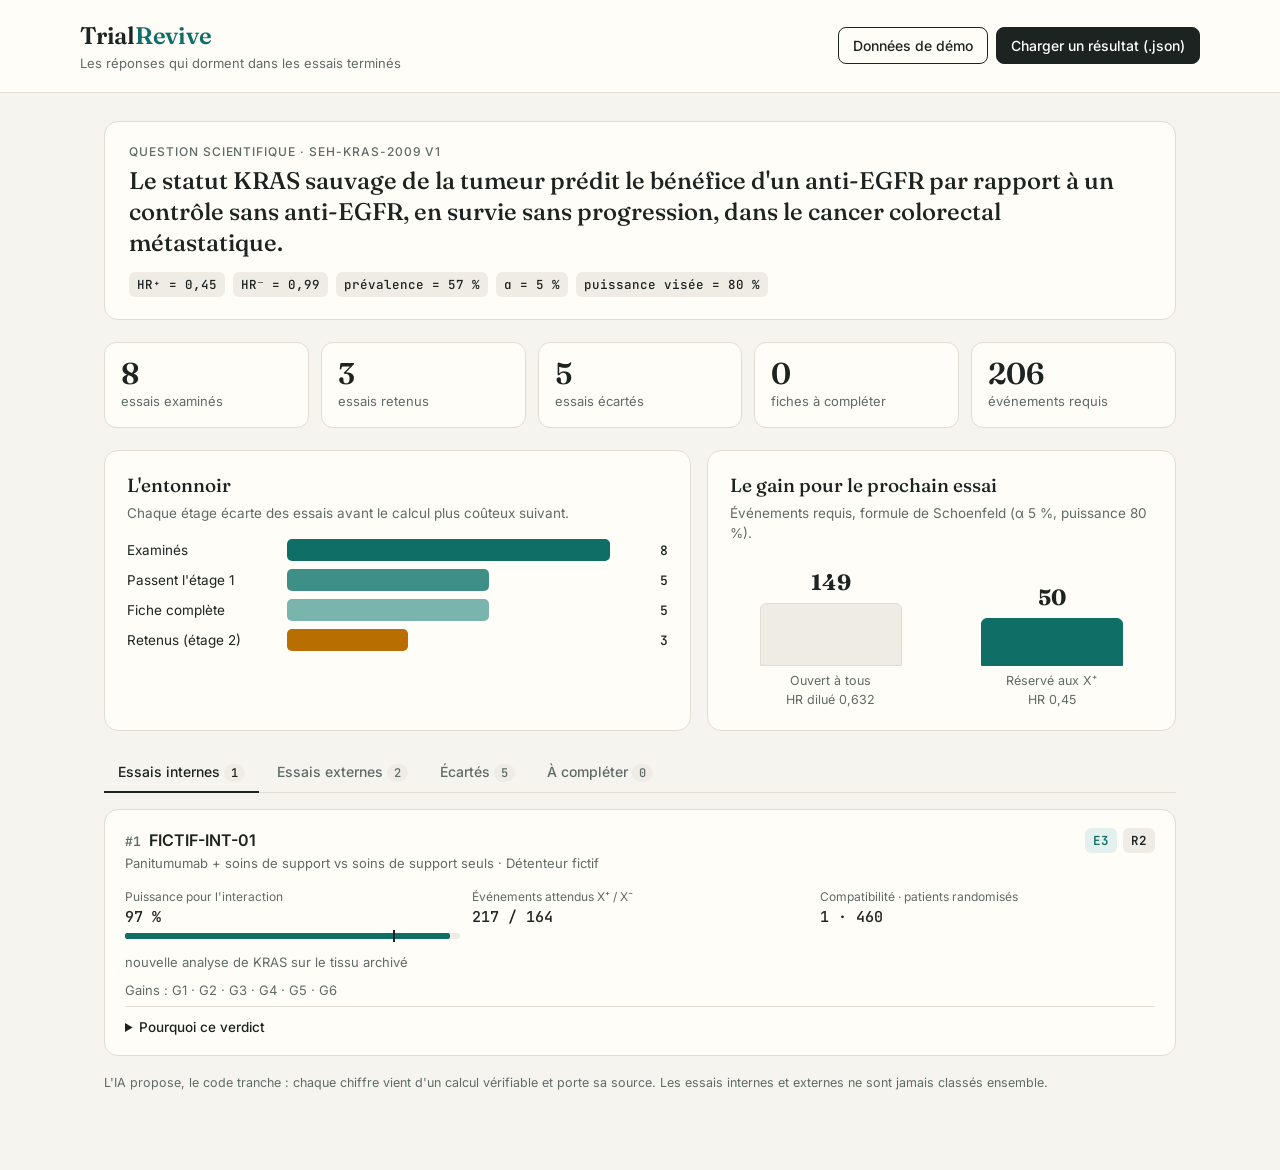
<file: Backend/interface.html>
<!DOCTYPE html>
<html lang="fr">
<head>
<meta charset="utf-8">
<meta name="viewport" content="width=device-width, initial-scale=1">
<title>TrialRevive · Dossier de faisabilité</title>
<link rel="preconnect" href="https://fonts.googleapis.com">
<link href="https://fonts.googleapis.com/css2?family=Fraunces:opsz,wght@9..144,500;9..144,600&family=Inter:wght@400;500;600&family=JetBrains+Mono:wght@400;500&display=swap" rel="stylesheet">
<style>
  :root{
    --bg:#f6f4ef; --paper:#fffdf8; --ink:#1c2321; --muted:#5f6b67; --line:#e2ddd2;
    --teal:#0f6e66; --teal-soft:#e3f0ee; --amber:#b86e00; --amber-soft:#fbefd9;
    --red:#a8382b; --red-soft:#f7e3df; --grey-soft:#efece5;
  }
  *{box-sizing:border-box}
  body{margin:0;background:var(--bg);color:var(--ink);font:15px/1.5 Inter,system-ui,sans-serif}
  header{border-bottom:1px solid var(--line);background:var(--paper)}
  .wrap{max-width:1120px;margin:0 auto;padding:0 24px}
  .top{display:flex;align-items:center;justify-content:space-between;padding:18px 0;gap:16px;flex-wrap:wrap}
  .brand{font-family:Fraunces,serif;font-size:24px;font-weight:600;letter-spacing:-.01em}
  .brand span{color:var(--teal)}
  .tag{font-size:13px;color:var(--muted)}
  .btn{font:500 14px Inter;border:1px solid var(--ink);background:var(--ink);color:#fff;border-radius:8px;padding:9px 14px;cursor:pointer}
  .btn.ghost{background:transparent;color:var(--ink)}
  .btn:focus-visible,.tabs button:focus-visible{outline:2px solid var(--teal);outline-offset:2px}
  label.btn input{display:none}
  main.wrap{padding:28px 24px 64px}
  .question{background:var(--paper);border:1px solid var(--line);border-radius:14px;padding:22px 24px;margin-bottom:22px}
  .eyebrow{font:500 12px Inter;letter-spacing:.08em;text-transform:uppercase;color:var(--muted);margin-bottom:6px}
  .question h1{font-family:Fraunces,serif;font-weight:500;font-size:24px;line-height:1.3;margin:0 0 14px}
  .chips{display:flex;flex-wrap:wrap;gap:8px}
  .chip{font:500 12.5px 'JetBrains Mono',monospace;background:var(--grey-soft);border-radius:6px;padding:4px 8px}
  .kpis{display:grid;grid-template-columns:repeat(5,1fr);gap:12px;margin-bottom:22px}
  .kpi{background:var(--paper);border:1px solid var(--line);border-radius:12px;padding:14px 16px}
  .kpi b{display:block;font-family:Fraunces,serif;font-size:30px;font-weight:600;line-height:1.1}
  .kpi small{color:var(--muted);font-size:13px}
  .grid2{display:grid;grid-template-columns:1.25fr 1fr;gap:16px;margin-bottom:22px}
  .panel{background:var(--paper);border:1px solid var(--line);border-radius:14px;padding:20px 22px}
  .panel h2{font-family:Fraunces,serif;font-weight:500;font-size:19px;margin:0 0 4px}
  .panel p.sub{margin:0 0 16px;color:var(--muted);font-size:13.5px}
  .funnel .row{display:grid;grid-template-columns:150px 1fr 48px;align-items:center;gap:10px;margin:8px 0;font-size:13.5px}
  .bar{height:22px;border-radius:5px;background:var(--teal);min-width:3px}
  .bar.l2{background:#3d8f87}.bar.l3{background:#79b4ad}.bar.l4{background:var(--amber)}
  .funnel .n{font:500 13px 'JetBrains Mono';text-align:right}
  .gain{display:flex;gap:18px;align-items:flex-end;height:150px;padding-top:6px}
  .gcol{flex:1;display:flex;flex-direction:column;align-items:center;justify-content:flex-end;height:100%}
  .gcol .g{width:70%;border-radius:6px 6px 0 0;background:var(--grey-soft);border:1px solid var(--line)}
  .gcol.on .g{background:var(--teal);border-color:var(--teal)}
  .gcol b{font-family:Fraunces,serif;font-size:22px;margin-bottom:4px}
  .gcol small{margin-top:6px;font-size:12.5px;color:var(--muted);text-align:center}
  .tabs{display:flex;gap:4px;border-bottom:1px solid var(--line);margin-bottom:16px;flex-wrap:wrap}
  .tabs button{font:500 14px Inter;background:none;border:none;padding:10px 14px;cursor:pointer;color:var(--muted);border-bottom:2px solid transparent;margin-bottom:-1px}
  .tabs button.on{color:var(--ink);border-color:var(--ink)}
  .count{font:500 12px 'JetBrains Mono';background:var(--grey-soft);border-radius:10px;padding:1px 7px;margin-left:4px}
  .card{background:var(--paper);border:1px solid var(--line);border-radius:14px;padding:18px 20px;margin-bottom:12px}
  .card .head{display:flex;justify-content:space-between;gap:14px;align-items:flex-start;flex-wrap:wrap}
  .rank{font:600 13px 'JetBrains Mono';color:var(--muted);margin-right:8px}
  .card h3{margin:0;font-size:16px;font-weight:600}
  .meta{font-size:13px;color:var(--muted);margin-top:2px}
  .badges{display:flex;gap:6px;flex-wrap:wrap}
  .badge{font:600 12.5px 'JetBrains Mono';border-radius:6px;padding:4px 8px}
  .E3,.E4{background:var(--teal-soft);color:var(--teal)}
  .E2{background:var(--amber-soft);color:var(--amber)}
  .E0,.E1{background:var(--red-soft);color:var(--red)}
  .R{background:var(--grey-soft)}
  .stats{display:grid;grid-template-columns:repeat(3,1fr);gap:12px;margin:14px 0}
  .stat small{display:block;color:var(--muted);font-size:12px}
  .stat b{font:500 15px 'JetBrains Mono'}
  .meter{height:6px;background:var(--grey-soft);border-radius:3px;margin-top:5px;position:relative}
  .meter i{position:absolute;left:0;top:0;bottom:0;border-radius:3px;background:var(--teal)}
  .meter .seuil{position:absolute;top:-3px;bottom:-3px;width:2px;background:var(--ink);left:80%}
  details{border-top:1px solid var(--line);padding-top:10px;margin-top:6px}
  summary{cursor:pointer;font-size:13.5px;font-weight:500}
  ul.tight{margin:8px 0 0;padding-left:18px;font-size:13.5px}
  ul.tight li{margin:3px 0}
  .ecart{color:var(--amber)}
  .gainlist{font-size:13px;color:var(--muted);margin-top:8px}
  table{width:100%;border-collapse:collapse;font-size:13.5px;background:var(--paper);border:1px solid var(--line);border-radius:12px;overflow:hidden}
  th,td{text-align:left;padding:10px 12px;border-bottom:1px solid var(--line);vertical-align:top}
  th{font-weight:600;font-size:12.5px;color:var(--muted);background:var(--grey-soft)}
  td.mono{font-family:'JetBrains Mono';font-size:12.5px;white-space:nowrap}
  .filters{display:flex;gap:8px;margin-bottom:12px;flex-wrap:wrap}
  .filters button{font:500 13px Inter;border:1px solid var(--line);background:var(--paper);border-radius:20px;padding:5px 12px;cursor:pointer}
  .filters button.on{background:var(--ink);color:#fff;border-color:var(--ink)}
  .empty{padding:24px;text-align:center;color:var(--muted);background:var(--paper);border:1px dashed var(--line);border-radius:12px}
  .note{font-size:12.5px;color:var(--muted);margin-top:18px}
  .err{background:var(--red-soft);color:var(--red);padding:10px 14px;border-radius:8px;margin-bottom:16px;display:none}
  @media (max-width:860px){.kpis{grid-template-columns:repeat(2,1fr)}.grid2{grid-template-columns:1fr}.stats{grid-template-columns:1fr 1fr}}
</style>
</head>
<body>
<header><div class="wrap top">
  <div><div class="brand">Trial<span>Revive</span></div><div class="tag">Les réponses qui dorment dans les essais terminés</div></div>
  <div style="display:flex;gap:8px;flex-wrap:wrap">
    <button class="btn ghost" id="demo">Données de démo</button>
    <label class="btn">Charger un résultat (.json)<input type="file" id="file" accept=".json,application/json"></label>
  </div>
</div></header>

<main class="wrap">
  <div class="err" id="err"></div>

  <section class="question">
    <div class="eyebrow">Question scientifique · <span id="sehid"></span></div>
    <h1 id="enonce"></h1>
    <div class="chips" id="chips"></div>
  </section>

  <section class="kpis" id="kpis"></section>

  <section class="grid2">
    <div class="panel">
      <h2>L'entonnoir</h2>
      <p class="sub">Chaque étage écarte des essais avant le calcul plus coûteux suivant.</p>
      <div class="funnel" id="funnel"></div>
    </div>
    <div class="panel">
      <h2>Le gain pour le prochain essai</h2>
      <p class="sub" id="gainsub"></p>
      <div class="gain" id="gain"></div>
    </div>
  </section>

  <nav class="tabs" id="tabs" role="tablist"></nav>
  <section id="view"></section>

  <p class="note">L'IA propose, le code tranche : chaque chiffre vient d'un calcul vérifiable et porte sa source. Les essais internes et externes ne sont jamais classés ensemble.</p>
</main>

<script>
const DEMO = {"seh_id": "SEH-KRAS-2009", "version": 1, "enonce": "Le statut KRAS sauvage de la tumeur prédit le bénéfice d'un anti-EGFR par rapport à un contrôle sans anti-EGFR, en survie sans progression, dans le cancer colorectal métastatique.", "exigence_statistique": {"evenements_min": 206, "methode": "(z1-a/2 + z1-b)^2 × 4 (1/p + 1/(1-p)) / (ln HR+ - ln HR-)^2", "alpha": 0.05, "puissance": 0.8}, "taille_essai_confirmation": {"hr_dilue_tous": 0.632, "evenements_essai_tous": 149, "evenements_essai_x_plus": 50, "hypotheses": {"hr_x_plus": 0.45, "hr_x_moins": 0.99, "prevalence_x": 0.57, "alpha": 0.05, "puissance": 0.8}, "methode": "Schoenfeld, randomisation 1:1"}, "internes": [{"trial_id": "FICTIF-INT-01", "titre": "Panitumumab + soins de support vs soins de support seuls", "index": "interne", "detenteur": "Détenteur fictif", "score_compatibilite": 1.0, "bonus_ideal": 5, "effectif_randomise": 460, "ecarts": [], "prelevement_retenu": {"materiel": "tissu_tumoral_fixe", "instant_j": [-400, -1], "bras": ["panitumumab", "controle"], "statut": "prevu"}, "couverture_prevue": 0.92, "puissance_a_priori": {"valeur": 0.968, "evenements_attendus": {"x_plus": 217, "x_moins": 164}, "methode": "effectif × prévalence × couverture prévue × taux d'événements ; var ln(HR+/HR-) ≈ 4/d+ + 4/d-", "source": "calcul TrialRevive sur la fiche"}, "voie": {"code": "R2", "explication": "nouvelle analyse de KRAS sur le tissu archivé"}, "niveau_preuve_atteignable": "E3", "conditions_restantes": ["fixer le plan d'analyse avant les mesures", "utiliser une méthode de mesure validée", "lancer l'étage 3 : compter les patients S4 chez le détenteur", "E4 si un second essai concordant est disponible"], "gains": [{"code": "G1", "libelle": "Décision de poursuite ou d'arrêt accélérée"}, {"code": "G2", "libelle": "Population mieux ciblée pour l'essai suivant"}, {"code": "G3", "libelle": "Essai de confirmation de taille réduite"}, {"code": "G4", "libelle": "Restriction ou sauvetage d'une indication"}, {"code": "G5", "libelle": "Repositionnement ou relance, confirmation prospective requise"}, {"code": "G6", "libelle": "Stratégie de diagnostic compagnon"}], "sources": {"*": {"doc": "fiche fictive de démonstration", "passage": null}}}], "externes": [{"trial_id": "FICTIF-EXT-02", "titre": "Cétuximab vs soins de support", "index": "externe", "detenteur": "Groupe coopérateur fictif", "score_compatibilite": 0.56, "bonus_ideal": 2, "effectif_randomise": 572, "ecarts": ["molécule cetuximab au lieu de panitumumab (même classe) : score 0.8, niveau plafonné à E3 tant qu'une réplication avec la molécule exacte manque", "couverture prévue 69%, sous 80% : niveau plafonné à E2", "portée du consentement inconnu : à vérifier chez le détenteur (score 0.7)"], "prelevement_retenu": {"materiel": "tissu_tumoral_fixe", "instant_j": [-400, -1], "bras": ["cetuximab", "controle"], "statut": "prevu"}, "couverture_prevue": 0.69, "puissance_a_priori": {"valeur": 0.957, "evenements_attendus": {"x_plus": 202, "x_moins": 153}, "methode": "effectif × prévalence × couverture prévue × taux d'événements ; var ln(HR+/HR-) ≈ 4/d+ + 4/d-", "source": "calcul TrialRevive sur la fiche"}, "voie": {"code": "R2", "explication": "nouvelle analyse de KRAS sur le tissu archivé"}, "niveau_preuve_atteignable": "E2", "conditions_restantes": ["fixer le plan d'analyse avant les mesures", "utiliser une méthode de mesure validée", "obtenir l'accès auprès du détenteur (vérification sur place impossible)"], "gains": [{"code": "G1", "libelle": "Décision de poursuite ou d'arrêt accélérée"}, {"code": "G2", "libelle": "Population mieux ciblée pour l'essai suivant"}, {"code": "G5", "libelle": "Repositionnement ou relance, confirmation prospective requise"}], "sources": {"*": {"doc": "fiche fictive de démonstration", "passage": null}}}, {"trial_id": "FICTIF-EXT-07", "titre": "Cétuximab + FOLFOX vs FOLFOX, critère taux de réponse", "index": "externe", "detenteur": "Détenteur fictif", "score_compatibilite": 0.48, "bonus_ideal": 3, "effectif_randomise": 600, "ecarts": ["molécule cetuximab au lieu de panitumumab (même classe) : score 0.8, niveau plafonné à E3 tant qu'une réplication avec la molécule exacte manque", "critère substitué (ORR) : niveau plafonné à E2 ; puissance calculée comme pour un critère de survie, donc approximative"], "prelevement_retenu": {"materiel": "tissu_tumoral_fixe", "instant_j": [-400, -1], "bras": ["cetuximab", "controle"], "statut": "prevu"}, "couverture_prevue": 0.85, "puissance_a_priori": {"valeur": 0.958, "evenements_attendus": {"x_plus": 203, "x_moins": 154}, "methode": "effectif × prévalence × couverture prévue × taux d'événements ; var ln(HR+/HR-) ≈ 4/d+ + 4/d-", "source": "calcul TrialRevive sur la fiche"}, "voie": {"code": "R2", "explication": "nouvelle analyse de KRAS sur le tissu archivé"}, "niveau_preuve_atteignable": "E2", "conditions_restantes": ["fixer le plan d'analyse avant les mesures", "utiliser une méthode de mesure validée", "obtenir l'accès auprès du détenteur (vérification sur place impossible)"], "gains": [{"code": "G1", "libelle": "Décision de poursuite ou d'arrêt accélérée"}, {"code": "G2", "libelle": "Population mieux ciblée pour l'essai suivant"}, {"code": "G5", "libelle": "Repositionnement ou relance, confirmation prospective requise"}], "sources": {"*": {"doc": "fiche fictive de démonstration", "passage": null}}}], "exclus": [{"trial_id": "FICTIF-EXT-03", "titre": "Panitumumab en bras unique", "etage": 1, "raisons": ["pas de groupe contrôle tiré au sort"]}, {"trial_id": "FICTIF-EXT-04", "titre": "FOLFIRI + panitumumab vs FOLFIRI (débuté après 2009)", "etage": 1, "raisons": ["essai débuté le 2010-06-01, pas avant la date de l'hypothèse (2009-01-01)"]}, {"trial_id": "FICTIF-EXT-05", "titre": "Cétuximab + FOLFOX vs FOLFOX, tissu seulement dans le bras traité", "etage": 2, "raisons": ["tissu prévu seulement dans le(s) bras cetuximab, pas dans controle : interaction non testable"], "ecarts_avant_exclusion": ["molécule cetuximab au lieu de panitumumab (même classe) : score 0.8, niveau plafonné à E3 tant qu'une réplication avec la molécule exacte manque"]}, {"trial_id": "FICTIF-EXT-06", "titre": "Petit essai randomisé panitumumab vs soins de support", "etage": 2, "raisons": ["puissance a priori pour l'interaction 42% < 80% (environ 82 événements attendus)"], "ecarts_avant_exclusion": []}, {"trial_id": "FICTIF-EXT-08", "titre": "Panitumumab vs cétuximab (contrôle contenant un anti-EGFR)", "etage": 1, "raisons": ["le bras contrôle reçoit déjà un anti-EGFR"]}], "a_completer": [], "en_cours": [], "n_essais_examines": 8, "n_lignes_recues": 8};
let R = DEMO, tab = 'internes', filtre = 0;
const $ = s => document.querySelector(s);
const esc = s => String(s ?? '').replace(/[&<>"']/g, c => ({'&':'&amp;','<':'&lt;','>':'&gt;','"':'&quot;',"'":'&#39;'}[c]));
const pct = v => Math.round(v * 100) + ' %';
const fr = v => String(v).replace('.', ',');

function render(){
  const e = R.exigence_statistique || {}, t = R.taille_essai_confirmation || {}, h = t.hypotheses || {};
  $('#sehid').textContent = `${R.seh_id || ''} v${R.version || ''}`;
  $('#enonce').textContent = R.enonce || '';
  $('#chips').innerHTML = [
    h.hr_x_plus != null && `HR⁺ = ${fr(h.hr_x_plus)}`, h.hr_x_moins != null && `HR⁻ = ${fr(h.hr_x_moins)}`,
    h.prevalence_x != null && `prévalence = ${pct(h.prevalence_x)}`, e.alpha != null && `α = ${pct(e.alpha)}`,
    e.puissance != null && `puissance visée = ${pct(e.puissance)}`
  ].filter(Boolean).map(c => `<span class="chip">${c}</span>`).join('');

  const nInt = R.internes.length, nExt = R.externes.length, nEx = R.exclus.length, nAc = (R.a_completer || []).length;
  const k = [[R.n_essais_examines, 'essais examinés'], [nInt + nExt, 'essais retenus'], [nEx, 'essais écartés'],
             [nAc, 'fiches à compléter'], [e.evenements_min, 'événements requis']];
  $('#kpis').innerHTML = k.map(([v, l]) => `<div class="kpi"><b>${v ?? '–'}</b><small>${l}</small></div>`).join('');

  const total = R.n_essais_examines || 1;
  const e1 = R.exclus.filter(x => x.etage === 1).length, e2 = R.exclus.filter(x => x.etage === 2).length;
  const steps = [['Examinés', total, ''], ['Passent l\'étage 1', total - e1, 'l2'],
                 ['Fiche complète', total - e1 - nAc, 'l3'], ['Retenus (étage 2)', nInt + nExt, 'l4']];
  $('#funnel').innerHTML = steps.map(([l, n, c]) =>
    `<div class="row"><span>${l}</span><div><div class="bar ${c}" style="width:${Math.max(0, n) / total * 100}%"></div></div><span class="n">${n}</span></div>`).join('');

  if (t.evenements_essai_tous){
    const mx = Math.max(t.evenements_essai_tous, t.evenements_essai_x_plus);
    $('#gainsub').textContent = `Événements requis, formule de Schoenfeld (α ${pct(h.alpha)}, puissance ${pct(h.puissance)}).`;
    $('#gain').innerHTML = `
      <div class="gcol"><b>${t.evenements_essai_tous}</b><div class="g" style="height:${t.evenements_essai_tous / mx * 100}%"></div><small>Ouvert à tous<br>HR dilué ${fr(t.hr_dilue_tous)}</small></div>
      <div class="gcol on"><b>${t.evenements_essai_x_plus}</b><div class="g" style="height:${t.evenements_essai_x_plus / mx * 100}%"></div><small>Réservé aux X⁺<br>HR ${fr(h.hr_x_plus)}</small></div>`;
  }

  const nEc = (R.en_cours || []).length;
  const tabs = [['internes', 'Essais internes', nInt], ['externes', 'Essais externes', nExt],
                ['exclus', 'Écartés', nEx], ['a_completer', 'À compléter', nAc]];
  if (nEc) tabs.push(['en_cours', 'En cours à la coupure', nEc]);
  $('#tabs').innerHTML = tabs.map(([id, l, n]) =>
    `<button role="tab" aria-selected="${tab === id}" class="${tab === id ? 'on' : ''}" data-t="${id}">${l}<span class="count">${n}</span></button>`).join('');
  document.querySelectorAll('#tabs button').forEach(b => b.onclick = () => { tab = b.dataset.t; render(); });
  $('#view').innerHTML = tab === 'exclus' ? viewExclus() : tab === 'a_completer' ? viewAC() :
    tab === 'en_cours' ? viewEnCours() : viewRetenus(R[tab]);
  document.querySelectorAll('.filters button').forEach(b => b.onclick = () => { filtre = +b.dataset.f; render(); });
}

function viewRetenus(list){
  if (!list.length) return `<div class="empty">Aucun essai retenu dans cet index.</div>`;
  return list.map((r, i) => {
    const p = r.puissance_a_priori || {}, ev = p.evenements_attendus || {};
    const src = Object.values(r.sources || {}).map(s => s.doc).filter(Boolean);
    return `<article class="card">
      <div class="head"><div><span class="rank">#${i + 1}</span><h3 style="display:inline">${esc(r.trial_id)}</h3>
        <div class="meta">${esc(r.titre)} · ${esc(r.detenteur)}</div></div>
        <div class="badges"><span class="badge ${esc(r.niveau_preuve_atteignable)}" title="Niveau de preuve atteignable">${esc(r.niveau_preuve_atteignable)}</span>
        <span class="badge R" title="${esc(r.voie.explication)}">${esc(r.voie.code)}</span></div></div>
      <div class="stats">
        <div class="stat"><small>Puissance pour l'interaction</small><b>${p.fourchette ? pct(p.fourchette[0]) + ' à ' + pct(p.fourchette[1]) : pct(p.valeur || 0)}</b>
          <div class="meter"><i style="width:${(p.fourchette ? p.fourchette[1] : p.valeur || 0) * 100}%;opacity:${p.fourchette ? .35 : 1}"></i><i style="width:${(p.valeur || 0) * 100}%"></i><span class="seuil" title="seuil 80 %"></span></div></div>
        <div class="stat"><small>Événements attendus X⁺ / X⁻</small><b>${ev.x_plus ?? '–'} / ${ev.x_moins ?? '–'}</b></div>
        <div class="stat"><small>Compatibilité · patients randomisés</small><b>${fr(r.score_compatibilite)} · ${r.effectif_randomise}</b></div>
      </div>
      <div class="meta">${esc(r.voie.explication)}</div>
      <div class="gainlist">Gains : ${(r.gains || []).map(g => `<span title="${esc(g.libelle)}">${esc(g.code)}</span>`).join(' · ') || 'aucun'}</div>
      <details><summary>Pourquoi ce verdict</summary>
        <ul class="tight">${(r.ecarts || []).map(x => `<li class="ecart">${esc(x)}</li>`).join('') || '<li>Aucun écart aux exigences idéales.</li>'}</ul>
        <ul class="tight">${(r.conditions_restantes || []).map(x => `<li>À faire : ${esc(x)}</li>`).join('')}</ul>
        <ul class="tight"><li>Méthode : ${esc(p.methode)}</li><li>Sources : ${esc(src.join(', ') || '–')}</li></ul>
      </details></article>`;
  }).join('');
}

function viewExclus(){
  const rows = R.exclus.filter(x => !filtre || x.etage === filtre);
  return `<div class="filters">${[[0, 'Tous'], [1, 'Étage 1'], [2, 'Étage 2']].map(([f, l]) =>
      `<button data-f="${f}" class="${filtre === f ? 'on' : ''}">${l}</button>`).join('')}</div>
    <table><thead><tr><th>Essai</th><th>Étage</th><th>Raison</th></tr></thead><tbody>
    ${rows.map(x => `<tr><td class="mono">${esc(x.trial_id)}</td><td>${x.etage}</td><td>${esc(x.raisons.join(' ; '))}<div class="meta">${esc(x.titre)}</div></td></tr>`).join('')}
    </tbody></table>`;
}

function viewAC(){
  const l = R.a_completer || [];
  if (!l.length) return `<div class="empty">Toutes les fiches sont complètes.</div>`;
  return `<table><thead><tr><th>Essai</th><th>Champs manquants</th></tr></thead><tbody>
    ${l.map(x => `<tr><td class="mono">${esc(x.trial_id)}</td><td>${esc((x.champs_manquants || []).join(', '))}<div class="meta">${esc(x.titre)}</div></td></tr>`).join('')}
    </tbody></table>`;
}

function viewEnCours(){
  return `<table><thead><tr><th>Essai</th><th>Pourquoi il n'est ni retenu ni écarté</th></tr></thead><tbody>
    ${(R.en_cours || []).map(x => `<tr><td class="mono">${esc(x.trial_id)}</td><td>${esc(x.motif)}<div class="meta">${esc(x.titre)}</div></td></tr>`).join('')}
    </tbody></table>`;
}

function charger(obj){
  const need = ['internes', 'externes', 'exclus'];
  if (!obj || need.some(k => !Array.isArray(obj[k]))) throw new Error('Ce fichier ne ressemble pas à un résultat de matcher.py.');
  R = obj; tab = obj.internes.length ? 'internes' : obj.externes.length ? 'externes' : (obj.a_completer || []).length ? 'a_completer' : 'exclus';
  $('#err').style.display = 'none'; render();
}
$('#file').onchange = ev => {
  const f = ev.target.files[0]; if (!f) return;
  f.text().then(t => charger(JSON.parse(t))).catch(e => { $('#err').textContent = e.message; $('#err').style.display = 'block'; });
};
$('#demo').onclick = () => charger(DEMO);
render();
</script>
</body>
</html>
</file>
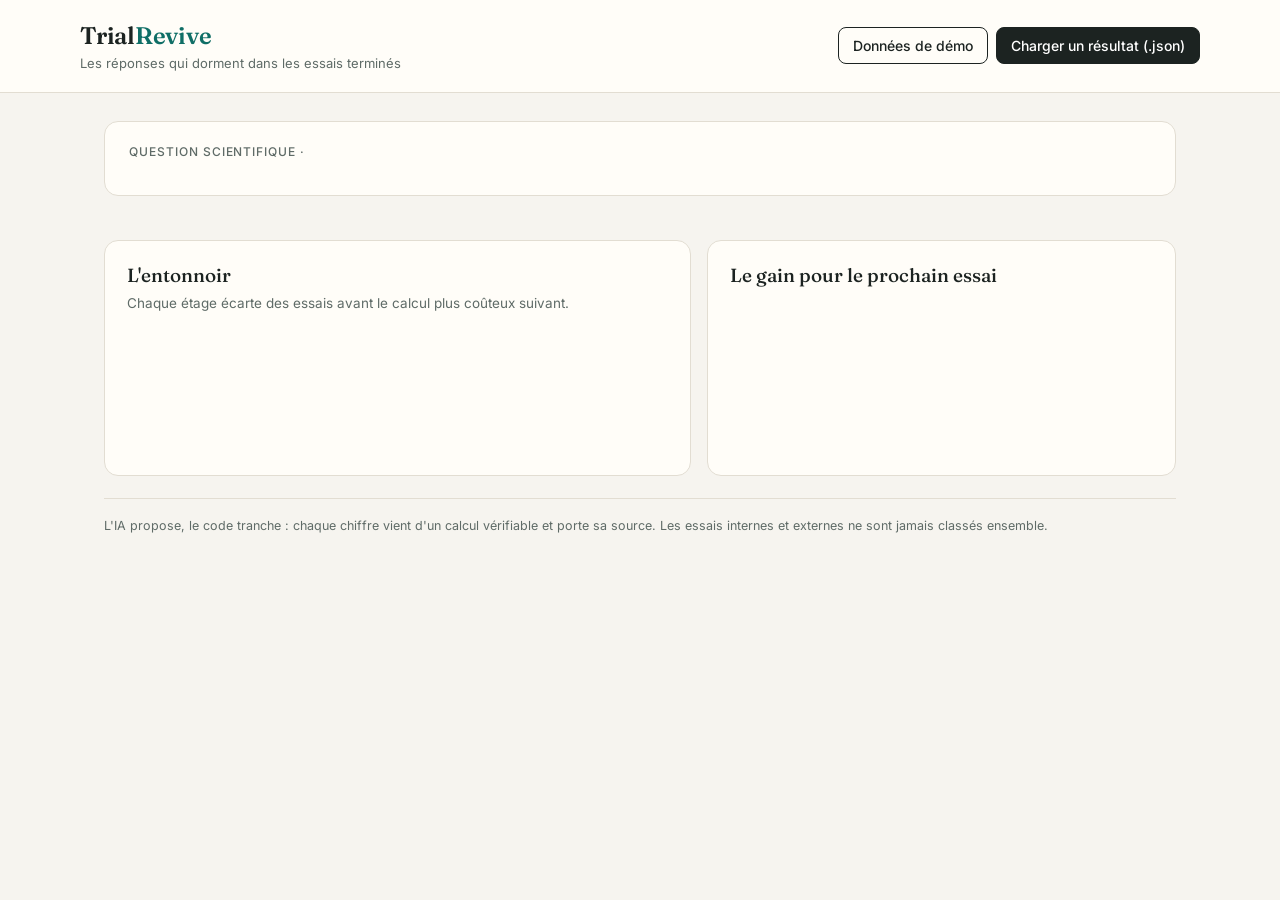
<file: Backend/interface_template.html>
<!DOCTYPE html>
<html lang="fr">
<head>
<meta charset="utf-8">
<meta name="viewport" content="width=device-width, initial-scale=1">
<title>TrialRevive · Dossier de faisabilité</title>
<link rel="preconnect" href="https://fonts.googleapis.com">
<link href="https://fonts.googleapis.com/css2?family=Fraunces:opsz,wght@9..144,500;9..144,600&family=Inter:wght@400;500;600&family=JetBrains+Mono:wght@400;500&display=swap" rel="stylesheet">
<style>
  :root{
    --bg:#f6f4ef; --paper:#fffdf8; --ink:#1c2321; --muted:#5f6b67; --line:#e2ddd2;
    --teal:#0f6e66; --teal-soft:#e3f0ee; --amber:#b86e00; --amber-soft:#fbefd9;
    --red:#a8382b; --red-soft:#f7e3df; --grey-soft:#efece5;
  }
  *{box-sizing:border-box}
  body{margin:0;background:var(--bg);color:var(--ink);font:15px/1.5 Inter,system-ui,sans-serif}
  header{border-bottom:1px solid var(--line);background:var(--paper)}
  .wrap{max-width:1120px;margin:0 auto;padding:0 24px}
  .top{display:flex;align-items:center;justify-content:space-between;padding:18px 0;gap:16px;flex-wrap:wrap}
  .brand{font-family:Fraunces,serif;font-size:24px;font-weight:600;letter-spacing:-.01em}
  .brand span{color:var(--teal)}
  .tag{font-size:13px;color:var(--muted)}
  .btn{font:500 14px Inter;border:1px solid var(--ink);background:var(--ink);color:#fff;border-radius:8px;padding:9px 14px;cursor:pointer}
  .btn.ghost{background:transparent;color:var(--ink)}
  .btn:focus-visible,.tabs button:focus-visible{outline:2px solid var(--teal);outline-offset:2px}
  label.btn input{display:none}
  main.wrap{padding:28px 24px 64px}
  .question{background:var(--paper);border:1px solid var(--line);border-radius:14px;padding:22px 24px;margin-bottom:22px}
  .eyebrow{font:500 12px Inter;letter-spacing:.08em;text-transform:uppercase;color:var(--muted);margin-bottom:6px}
  .question h1{font-family:Fraunces,serif;font-weight:500;font-size:24px;line-height:1.3;margin:0 0 14px}
  .chips{display:flex;flex-wrap:wrap;gap:8px}
  .chip{font:500 12.5px 'JetBrains Mono',monospace;background:var(--grey-soft);border-radius:6px;padding:4px 8px}
  .kpis{display:grid;grid-template-columns:repeat(5,1fr);gap:12px;margin-bottom:22px}
  .kpi{background:var(--paper);border:1px solid var(--line);border-radius:12px;padding:14px 16px}
  .kpi b{display:block;font-family:Fraunces,serif;font-size:30px;font-weight:600;line-height:1.1}
  .kpi small{color:var(--muted);font-size:13px}
  .grid2{display:grid;grid-template-columns:1.25fr 1fr;gap:16px;margin-bottom:22px}
  .panel{background:var(--paper);border:1px solid var(--line);border-radius:14px;padding:20px 22px}
  .panel h2{font-family:Fraunces,serif;font-weight:500;font-size:19px;margin:0 0 4px}
  .panel p.sub{margin:0 0 16px;color:var(--muted);font-size:13.5px}
  .funnel .row{display:grid;grid-template-columns:150px 1fr 48px;align-items:center;gap:10px;margin:8px 0;font-size:13.5px}
  .bar{height:22px;border-radius:5px;background:var(--teal);min-width:3px}
  .bar.l2{background:#3d8f87}.bar.l3{background:#79b4ad}.bar.l4{background:var(--amber)}
  .funnel .n{font:500 13px 'JetBrains Mono';text-align:right}
  .gain{display:flex;gap:18px;align-items:flex-end;height:150px;padding-top:6px}
  .gcol{flex:1;display:flex;flex-direction:column;align-items:center;justify-content:flex-end;height:100%}
  .gcol .g{width:70%;border-radius:6px 6px 0 0;background:var(--grey-soft);border:1px solid var(--line)}
  .gcol.on .g{background:var(--teal);border-color:var(--teal)}
  .gcol b{font-family:Fraunces,serif;font-size:22px;margin-bottom:4px}
  .gcol small{margin-top:6px;font-size:12.5px;color:var(--muted);text-align:center}
  .tabs{display:flex;gap:4px;border-bottom:1px solid var(--line);margin-bottom:16px;flex-wrap:wrap}
  .tabs button{font:500 14px Inter;background:none;border:none;padding:10px 14px;cursor:pointer;color:var(--muted);border-bottom:2px solid transparent;margin-bottom:-1px}
  .tabs button.on{color:var(--ink);border-color:var(--ink)}
  .count{font:500 12px 'JetBrains Mono';background:var(--grey-soft);border-radius:10px;padding:1px 7px;margin-left:4px}
  .card{background:var(--paper);border:1px solid var(--line);border-radius:14px;padding:18px 20px;margin-bottom:12px}
  .card .head{display:flex;justify-content:space-between;gap:14px;align-items:flex-start;flex-wrap:wrap}
  .rank{font:600 13px 'JetBrains Mono';color:var(--muted);margin-right:8px}
  .card h3{margin:0;font-size:16px;font-weight:600}
  .meta{font-size:13px;color:var(--muted);margin-top:2px}
  .badges{display:flex;gap:6px;flex-wrap:wrap}
  .badge{font:600 12.5px 'JetBrains Mono';border-radius:6px;padding:4px 8px}
  .E3,.E4{background:var(--teal-soft);color:var(--teal)}
  .E2{background:var(--amber-soft);color:var(--amber)}
  .E0,.E1{background:var(--red-soft);color:var(--red)}
  .R{background:var(--grey-soft)}
  .stats{display:grid;grid-template-columns:repeat(3,1fr);gap:12px;margin:14px 0}
  .stat small{display:block;color:var(--muted);font-size:12px}
  .stat b{font:500 15px 'JetBrains Mono'}
  .meter{height:6px;background:var(--grey-soft);border-radius:3px;margin-top:5px;position:relative}
  .meter i{position:absolute;left:0;top:0;bottom:0;border-radius:3px;background:var(--teal)}
  .meter .seuil{position:absolute;top:-3px;bottom:-3px;width:2px;background:var(--ink);left:80%}
  details{border-top:1px solid var(--line);padding-top:10px;margin-top:6px}
  summary{cursor:pointer;font-size:13.5px;font-weight:500}
  ul.tight{margin:8px 0 0;padding-left:18px;font-size:13.5px}
  ul.tight li{margin:3px 0}
  .ecart{color:var(--amber)}
  .gainlist{font-size:13px;color:var(--muted);margin-top:8px}
  table{width:100%;border-collapse:collapse;font-size:13.5px;background:var(--paper);border:1px solid var(--line);border-radius:12px;overflow:hidden}
  th,td{text-align:left;padding:10px 12px;border-bottom:1px solid var(--line);vertical-align:top}
  th{font-weight:600;font-size:12.5px;color:var(--muted);background:var(--grey-soft)}
  td.mono{font-family:'JetBrains Mono';font-size:12.5px;white-space:nowrap}
  .filters{display:flex;gap:8px;margin-bottom:12px;flex-wrap:wrap}
  .filters button{font:500 13px Inter;border:1px solid var(--line);background:var(--paper);border-radius:20px;padding:5px 12px;cursor:pointer}
  .filters button.on{background:var(--ink);color:#fff;border-color:var(--ink)}
  .empty{padding:24px;text-align:center;color:var(--muted);background:var(--paper);border:1px dashed var(--line);border-radius:12px}
  .note{font-size:12.5px;color:var(--muted);margin-top:18px}
  .err{background:var(--red-soft);color:var(--red);padding:10px 14px;border-radius:8px;margin-bottom:16px;display:none}
  @media (max-width:860px){.kpis{grid-template-columns:repeat(2,1fr)}.grid2{grid-template-columns:1fr}.stats{grid-template-columns:1fr 1fr}}
</style>
</head>
<body>
<header><div class="wrap top">
  <div><div class="brand">Trial<span>Revive</span></div><div class="tag">Les réponses qui dorment dans les essais terminés</div></div>
  <div style="display:flex;gap:8px;flex-wrap:wrap">
    <button class="btn ghost" id="demo">Données de démo</button>
    <label class="btn">Charger un résultat (.json)<input type="file" id="file" accept=".json,application/json"></label>
  </div>
</div></header>

<main class="wrap">
  <div class="err" id="err"></div>

  <section class="question">
    <div class="eyebrow">Question scientifique · <span id="sehid"></span></div>
    <h1 id="enonce"></h1>
    <div class="chips" id="chips"></div>
  </section>

  <section class="kpis" id="kpis"></section>

  <section class="grid2">
    <div class="panel">
      <h2>L'entonnoir</h2>
      <p class="sub">Chaque étage écarte des essais avant le calcul plus coûteux suivant.</p>
      <div class="funnel" id="funnel"></div>
    </div>
    <div class="panel">
      <h2>Le gain pour le prochain essai</h2>
      <p class="sub" id="gainsub"></p>
      <div class="gain" id="gain"></div>
    </div>
  </section>

  <nav class="tabs" id="tabs" role="tablist"></nav>
  <section id="view"></section>

  <p class="note">L'IA propose, le code tranche : chaque chiffre vient d'un calcul vérifiable et porte sa source. Les essais internes et externes ne sont jamais classés ensemble.</p>
</main>

<script>
const DEMO = __DATA__;
let R = DEMO, tab = 'internes', filtre = 0;
const $ = s => document.querySelector(s);
const esc = s => String(s ?? '').replace(/[&<>"']/g, c => ({'&':'&amp;','<':'&lt;','>':'&gt;','"':'&quot;',"'":'&#39;'}[c]));
const pct = v => Math.round(v * 100) + ' %';
const fr = v => String(v).replace('.', ',');

function render(){
  const e = R.exigence_statistique || {}, t = R.taille_essai_confirmation || {}, h = t.hypotheses || {};
  $('#sehid').textContent = `${R.seh_id || ''} v${R.version || ''}`;
  $('#enonce').textContent = R.enonce || '';
  $('#chips').innerHTML = [
    h.hr_x_plus != null && `HR⁺ = ${fr(h.hr_x_plus)}`, h.hr_x_moins != null && `HR⁻ = ${fr(h.hr_x_moins)}`,
    h.prevalence_x != null && `prévalence = ${pct(h.prevalence_x)}`, e.alpha != null && `α = ${pct(e.alpha)}`,
    e.puissance != null && `puissance visée = ${pct(e.puissance)}`
  ].filter(Boolean).map(c => `<span class="chip">${c}</span>`).join('');

  const nInt = R.internes.length, nExt = R.externes.length, nEx = R.exclus.length, nAc = (R.a_completer || []).length;
  const k = [[R.n_essais_examines, 'essais examinés'], [nInt + nExt, 'essais retenus'], [nEx, 'essais écartés'],
             [nAc, 'fiches à compléter'], [e.evenements_min, 'événements requis']];
  $('#kpis').innerHTML = k.map(([v, l]) => `<div class="kpi"><b>${v ?? '–'}</b><small>${l}</small></div>`).join('');

  const total = R.n_essais_examines || 1;
  const e1 = R.exclus.filter(x => x.etage === 1).length, e2 = R.exclus.filter(x => x.etage === 2).length;
  const steps = [['Examinés', total, ''], ['Passent l\'étage 1', total - e1, 'l2'],
                 ['Fiche complète', total - e1 - nAc, 'l3'], ['Retenus (étage 2)', nInt + nExt, 'l4']];
  $('#funnel').innerHTML = steps.map(([l, n, c]) =>
    `<div class="row"><span>${l}</span><div><div class="bar ${c}" style="width:${Math.max(0, n) / total * 100}%"></div></div><span class="n">${n}</span></div>`).join('');

  if (t.evenements_essai_tous){
    const mx = Math.max(t.evenements_essai_tous, t.evenements_essai_x_plus);
    $('#gainsub').textContent = `Événements requis, formule de Schoenfeld (α ${pct(h.alpha)}, puissance ${pct(h.puissance)}).`;
    $('#gain').innerHTML = `
      <div class="gcol"><b>${t.evenements_essai_tous}</b><div class="g" style="height:${t.evenements_essai_tous / mx * 100}%"></div><small>Ouvert à tous<br>HR dilué ${fr(t.hr_dilue_tous)}</small></div>
      <div class="gcol on"><b>${t.evenements_essai_x_plus}</b><div class="g" style="height:${t.evenements_essai_x_plus / mx * 100}%"></div><small>Réservé aux X⁺<br>HR ${fr(h.hr_x_plus)}</small></div>`;
  }

  const nEc = (R.en_cours || []).length;
  const tabs = [['internes', 'Essais internes', nInt], ['externes', 'Essais externes', nExt],
                ['exclus', 'Écartés', nEx], ['a_completer', 'À compléter', nAc]];
  if (nEc) tabs.push(['en_cours', 'En cours à la coupure', nEc]);
  $('#tabs').innerHTML = tabs.map(([id, l, n]) =>
    `<button role="tab" aria-selected="${tab === id}" class="${tab === id ? 'on' : ''}" data-t="${id}">${l}<span class="count">${n}</span></button>`).join('');
  document.querySelectorAll('#tabs button').forEach(b => b.onclick = () => { tab = b.dataset.t; render(); });
  $('#view').innerHTML = tab === 'exclus' ? viewExclus() : tab === 'a_completer' ? viewAC() :
    tab === 'en_cours' ? viewEnCours() : viewRetenus(R[tab]);
  document.querySelectorAll('.filters button').forEach(b => b.onclick = () => { filtre = +b.dataset.f; render(); });
}

function viewRetenus(list){
  if (!list.length) return `<div class="empty">Aucun essai retenu dans cet index.</div>`;
  return list.map((r, i) => {
    const p = r.puissance_a_priori || {}, ev = p.evenements_attendus || {};
    const src = Object.values(r.sources || {}).map(s => s.doc).filter(Boolean);
    return `<article class="card">
      <div class="head"><div><span class="rank">#${i + 1}</span><h3 style="display:inline">${esc(r.trial_id)}</h3>
        <div class="meta">${esc(r.titre)} · ${esc(r.detenteur)}</div></div>
        <div class="badges"><span class="badge ${esc(r.niveau_preuve_atteignable)}" title="Niveau de preuve atteignable">${esc(r.niveau_preuve_atteignable)}</span>
        <span class="badge R" title="${esc(r.voie.explication)}">${esc(r.voie.code)}</span></div></div>
      <div class="stats">
        <div class="stat"><small>Puissance pour l'interaction</small><b>${p.fourchette ? pct(p.fourchette[0]) + ' à ' + pct(p.fourchette[1]) : pct(p.valeur || 0)}</b>
          <div class="meter"><i style="width:${(p.fourchette ? p.fourchette[1] : p.valeur || 0) * 100}%;opacity:${p.fourchette ? .35 : 1}"></i><i style="width:${(p.valeur || 0) * 100}%"></i><span class="seuil" title="seuil 80 %"></span></div></div>
        <div class="stat"><small>Événements attendus X⁺ / X⁻</small><b>${ev.x_plus ?? '–'} / ${ev.x_moins ?? '–'}</b></div>
        <div class="stat"><small>Compatibilité · patients randomisés</small><b>${fr(r.score_compatibilite)} · ${r.effectif_randomise}</b></div>
      </div>
      <div class="meta">${esc(r.voie.explication)}</div>
      <div class="gainlist">Gains : ${(r.gains || []).map(g => `<span title="${esc(g.libelle)}">${esc(g.code)}</span>`).join(' · ') || 'aucun'}</div>
      <details><summary>Pourquoi ce verdict</summary>
        <ul class="tight">${(r.ecarts || []).map(x => `<li class="ecart">${esc(x)}</li>`).join('') || '<li>Aucun écart aux exigences idéales.</li>'}</ul>
        <ul class="tight">${(r.conditions_restantes || []).map(x => `<li>À faire : ${esc(x)}</li>`).join('')}</ul>
        <ul class="tight"><li>Méthode : ${esc(p.methode)}</li><li>Sources : ${esc(src.join(', ') || '–')}</li></ul>
      </details></article>`;
  }).join('');
}

function viewExclus(){
  const rows = R.exclus.filter(x => !filtre || x.etage === filtre);
  return `<div class="filters">${[[0, 'Tous'], [1, 'Étage 1'], [2, 'Étage 2']].map(([f, l]) =>
      `<button data-f="${f}" class="${filtre === f ? 'on' : ''}">${l}</button>`).join('')}</div>
    <table><thead><tr><th>Essai</th><th>Étage</th><th>Raison</th></tr></thead><tbody>
    ${rows.map(x => `<tr><td class="mono">${esc(x.trial_id)}</td><td>${x.etage}</td><td>${esc(x.raisons.join(' ; '))}<div class="meta">${esc(x.titre)}</div></td></tr>`).join('')}
    </tbody></table>`;
}

function viewAC(){
  const l = R.a_completer || [];
  if (!l.length) return `<div class="empty">Toutes les fiches sont complètes.</div>`;
  return `<table><thead><tr><th>Essai</th><th>Champs manquants</th></tr></thead><tbody>
    ${l.map(x => `<tr><td class="mono">${esc(x.trial_id)}</td><td>${esc((x.champs_manquants || []).join(', '))}<div class="meta">${esc(x.titre)}</div></td></tr>`).join('')}
    </tbody></table>`;
}

function viewEnCours(){
  return `<table><thead><tr><th>Essai</th><th>Pourquoi il n'est ni retenu ni écarté</th></tr></thead><tbody>
    ${(R.en_cours || []).map(x => `<tr><td class="mono">${esc(x.trial_id)}</td><td>${esc(x.motif)}<div class="meta">${esc(x.titre)}</div></td></tr>`).join('')}
    </tbody></table>`;
}

function charger(obj){
  const need = ['internes', 'externes', 'exclus'];
  if (!obj || need.some(k => !Array.isArray(obj[k]))) throw new Error('Ce fichier ne ressemble pas à un résultat de matcher.py.');
  R = obj; tab = obj.internes.length ? 'internes' : obj.externes.length ? 'externes' : (obj.a_completer || []).length ? 'a_completer' : 'exclus';
  $('#err').style.display = 'none'; render();
}
$('#file').onchange = ev => {
  const f = ev.target.files[0]; if (!f) return;
  f.text().then(t => charger(JSON.parse(t))).catch(e => { $('#err').textContent = e.message; $('#err').style.display = 'block'; });
};
$('#demo').onclick = () => charger(DEMO);
render();
</script>
</body>
</html>
</file>
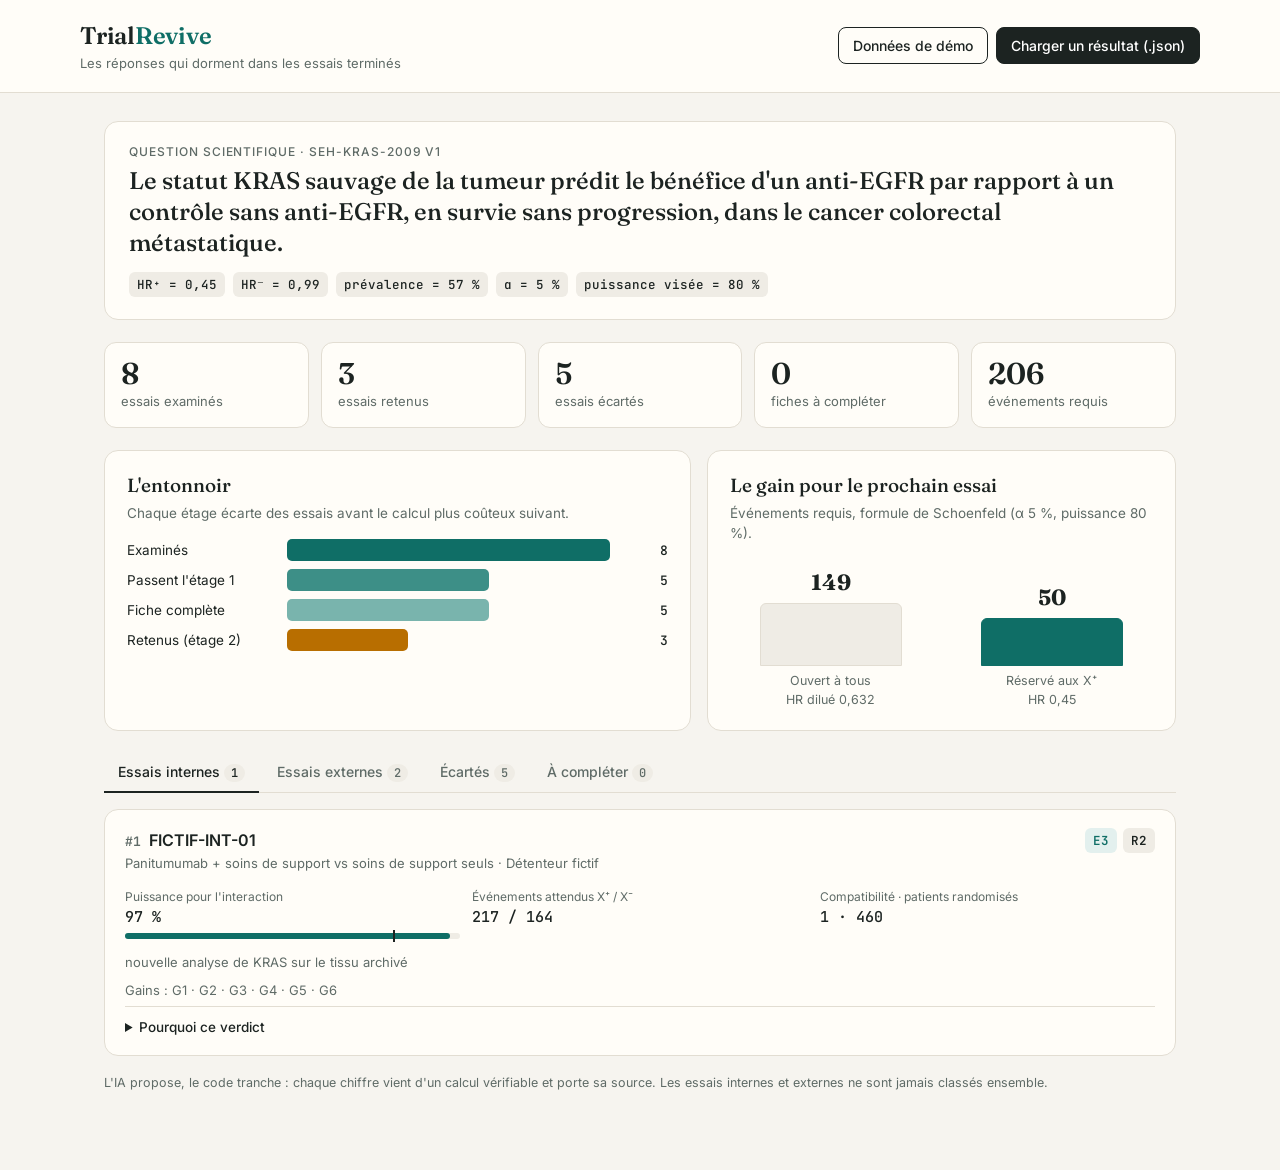
<file: trialrevive/interface.html>
<!DOCTYPE html>
<html lang="fr">
<head>
<meta charset="utf-8">
<meta name="viewport" content="width=device-width, initial-scale=1">
<title>TrialRevive · Dossier de faisabilité</title>
<link rel="preconnect" href="https://fonts.googleapis.com">
<link href="https://fonts.googleapis.com/css2?family=Fraunces:opsz,wght@9..144,500;9..144,600&family=Inter:wght@400;500;600&family=JetBrains+Mono:wght@400;500&display=swap" rel="stylesheet">
<style>
  :root{
    --bg:#f6f4ef; --paper:#fffdf8; --ink:#1c2321; --muted:#5f6b67; --line:#e2ddd2;
    --teal:#0f6e66; --teal-soft:#e3f0ee; --amber:#b86e00; --amber-soft:#fbefd9;
    --red:#a8382b; --red-soft:#f7e3df; --grey-soft:#efece5;
  }
  *{box-sizing:border-box}
  body{margin:0;background:var(--bg);color:var(--ink);font:15px/1.5 Inter,system-ui,sans-serif}
  header{border-bottom:1px solid var(--line);background:var(--paper)}
  .wrap{max-width:1120px;margin:0 auto;padding:0 24px}
  .top{display:flex;align-items:center;justify-content:space-between;padding:18px 0;gap:16px;flex-wrap:wrap}
  .brand{font-family:Fraunces,serif;font-size:24px;font-weight:600;letter-spacing:-.01em}
  .brand span{color:var(--teal)}
  .tag{font-size:13px;color:var(--muted)}
  .btn{font:500 14px Inter;border:1px solid var(--ink);background:var(--ink);color:#fff;border-radius:8px;padding:9px 14px;cursor:pointer}
  .btn.ghost{background:transparent;color:var(--ink)}
  .btn:focus-visible,.tabs button:focus-visible{outline:2px solid var(--teal);outline-offset:2px}
  label.btn input{display:none}
  main.wrap{padding:28px 24px 64px}
  .question{background:var(--paper);border:1px solid var(--line);border-radius:14px;padding:22px 24px;margin-bottom:22px}
  .eyebrow{font:500 12px Inter;letter-spacing:.08em;text-transform:uppercase;color:var(--muted);margin-bottom:6px}
  .question h1{font-family:Fraunces,serif;font-weight:500;font-size:24px;line-height:1.3;margin:0 0 14px}
  .chips{display:flex;flex-wrap:wrap;gap:8px}
  .chip{font:500 12.5px 'JetBrains Mono',monospace;background:var(--grey-soft);border-radius:6px;padding:4px 8px}
  .kpis{display:grid;grid-template-columns:repeat(5,1fr);gap:12px;margin-bottom:22px}
  .kpi{background:var(--paper);border:1px solid var(--line);border-radius:12px;padding:14px 16px}
  .kpi b{display:block;font-family:Fraunces,serif;font-size:30px;font-weight:600;line-height:1.1}
  .kpi small{color:var(--muted);font-size:13px}
  .grid2{display:grid;grid-template-columns:1.25fr 1fr;gap:16px;margin-bottom:22px}
  .panel{background:var(--paper);border:1px solid var(--line);border-radius:14px;padding:20px 22px}
  .panel h2{font-family:Fraunces,serif;font-weight:500;font-size:19px;margin:0 0 4px}
  .panel p.sub{margin:0 0 16px;color:var(--muted);font-size:13.5px}
  .funnel .row{display:grid;grid-template-columns:150px 1fr 48px;align-items:center;gap:10px;margin:8px 0;font-size:13.5px}
  .bar{height:22px;border-radius:5px;background:var(--teal);min-width:3px}
  .bar.l2{background:#3d8f87}.bar.l3{background:#79b4ad}.bar.l4{background:var(--amber)}
  .funnel .n{font:500 13px 'JetBrains Mono';text-align:right}
  .gain{display:flex;gap:18px;align-items:flex-end;height:150px;padding-top:6px}
  .gcol{flex:1;display:flex;flex-direction:column;align-items:center;justify-content:flex-end;height:100%}
  .gcol .g{width:70%;border-radius:6px 6px 0 0;background:var(--grey-soft);border:1px solid var(--line)}
  .gcol.on .g{background:var(--teal);border-color:var(--teal)}
  .gcol b{font-family:Fraunces,serif;font-size:22px;margin-bottom:4px}
  .gcol small{margin-top:6px;font-size:12.5px;color:var(--muted);text-align:center}
  .tabs{display:flex;gap:4px;border-bottom:1px solid var(--line);margin-bottom:16px;flex-wrap:wrap}
  .tabs button{font:500 14px Inter;background:none;border:none;padding:10px 14px;cursor:pointer;color:var(--muted);border-bottom:2px solid transparent;margin-bottom:-1px}
  .tabs button.on{color:var(--ink);border-color:var(--ink)}
  .count{font:500 12px 'JetBrains Mono';background:var(--grey-soft);border-radius:10px;padding:1px 7px;margin-left:4px}
  .card{background:var(--paper);border:1px solid var(--line);border-radius:14px;padding:18px 20px;margin-bottom:12px}
  .card .head{display:flex;justify-content:space-between;gap:14px;align-items:flex-start;flex-wrap:wrap}
  .rank{font:600 13px 'JetBrains Mono';color:var(--muted);margin-right:8px}
  .card h3{margin:0;font-size:16px;font-weight:600}
  .meta{font-size:13px;color:var(--muted);margin-top:2px}
  .badges{display:flex;gap:6px;flex-wrap:wrap}
  .badge{font:600 12.5px 'JetBrains Mono';border-radius:6px;padding:4px 8px}
  .E3,.E4{background:var(--teal-soft);color:var(--teal)}
  .E2{background:var(--amber-soft);color:var(--amber)}
  .E0,.E1{background:var(--red-soft);color:var(--red)}
  .R{background:var(--grey-soft)}
  .stats{display:grid;grid-template-columns:repeat(3,1fr);gap:12px;margin:14px 0}
  .stat small{display:block;color:var(--muted);font-size:12px}
  .stat b{font:500 15px 'JetBrains Mono'}
  .meter{height:6px;background:var(--grey-soft);border-radius:3px;margin-top:5px;position:relative}
  .meter i{position:absolute;left:0;top:0;bottom:0;border-radius:3px;background:var(--teal)}
  .meter .seuil{position:absolute;top:-3px;bottom:-3px;width:2px;background:var(--ink);left:80%}
  details{border-top:1px solid var(--line);padding-top:10px;margin-top:6px}
  summary{cursor:pointer;font-size:13.5px;font-weight:500}
  ul.tight{margin:8px 0 0;padding-left:18px;font-size:13.5px}
  ul.tight li{margin:3px 0}
  .ecart{color:var(--amber)}
  .gainlist{font-size:13px;color:var(--muted);margin-top:8px}
  table{width:100%;border-collapse:collapse;font-size:13.5px;background:var(--paper);border:1px solid var(--line);border-radius:12px;overflow:hidden}
  th,td{text-align:left;padding:10px 12px;border-bottom:1px solid var(--line);vertical-align:top}
  th{font-weight:600;font-size:12.5px;color:var(--muted);background:var(--grey-soft)}
  td.mono{font-family:'JetBrains Mono';font-size:12.5px;white-space:nowrap}
  .filters{display:flex;gap:8px;margin-bottom:12px;flex-wrap:wrap}
  .filters button{font:500 13px Inter;border:1px solid var(--line);background:var(--paper);border-radius:20px;padding:5px 12px;cursor:pointer}
  .filters button.on{background:var(--ink);color:#fff;border-color:var(--ink)}
  .empty{padding:24px;text-align:center;color:var(--muted);background:var(--paper);border:1px dashed var(--line);border-radius:12px}
  .note{font-size:12.5px;color:var(--muted);margin-top:18px}
  .err{background:var(--red-soft);color:var(--red);padding:10px 14px;border-radius:8px;margin-bottom:16px;display:none}
  @media (max-width:860px){.kpis{grid-template-columns:repeat(2,1fr)}.grid2{grid-template-columns:1fr}.stats{grid-template-columns:1fr 1fr}}
</style>
</head>
<body>
<header><div class="wrap top">
  <div><div class="brand">Trial<span>Revive</span></div><div class="tag">Les réponses qui dorment dans les essais terminés</div></div>
  <div style="display:flex;gap:8px;flex-wrap:wrap">
    <button class="btn ghost" id="demo">Données de démo</button>
    <label class="btn">Charger un résultat (.json)<input type="file" id="file" accept=".json,application/json"></label>
  </div>
</div></header>

<main class="wrap">
  <div class="err" id="err"></div>

  <section class="question">
    <div class="eyebrow">Question scientifique · <span id="sehid"></span></div>
    <h1 id="enonce"></h1>
    <div class="chips" id="chips"></div>
  </section>

  <section class="kpis" id="kpis"></section>

  <section class="grid2">
    <div class="panel">
      <h2>L'entonnoir</h2>
      <p class="sub">Chaque étage écarte des essais avant le calcul plus coûteux suivant.</p>
      <div class="funnel" id="funnel"></div>
    </div>
    <div class="panel">
      <h2>Le gain pour le prochain essai</h2>
      <p class="sub" id="gainsub"></p>
      <div class="gain" id="gain"></div>
    </div>
  </section>

  <nav class="tabs" id="tabs" role="tablist"></nav>
  <section id="view"></section>

  <p class="note">L'IA propose, le code tranche : chaque chiffre vient d'un calcul vérifiable et porte sa source. Les essais internes et externes ne sont jamais classés ensemble.</p>
</main>

<script>
const DEMO = {"seh_id": "SEH-KRAS-2009", "version": 1, "enonce": "Le statut KRAS sauvage de la tumeur prédit le bénéfice d'un anti-EGFR par rapport à un contrôle sans anti-EGFR, en survie sans progression, dans le cancer colorectal métastatique.", "exigence_statistique": {"evenements_min": 206, "methode": "(z1-a/2 + z1-b)^2 × 4 (1/p + 1/(1-p)) / (ln HR+ - ln HR-)^2", "alpha": 0.05, "puissance": 0.8}, "taille_essai_confirmation": {"hr_dilue_tous": 0.632, "evenements_essai_tous": 149, "evenements_essai_x_plus": 50, "hypotheses": {"hr_x_plus": 0.45, "hr_x_moins": 0.99, "prevalence_x": 0.57, "alpha": 0.05, "puissance": 0.8}, "methode": "Schoenfeld, randomisation 1:1"}, "internes": [{"trial_id": "FICTIF-INT-01", "titre": "Panitumumab + soins de support vs soins de support seuls", "index": "interne", "detenteur": "Détenteur fictif", "score_compatibilite": 1.0, "bonus_ideal": 5, "effectif_randomise": 460, "ecarts": [], "prelevement_retenu": {"materiel": "tissu_tumoral_fixe", "instant_j": [-400, -1], "bras": ["panitumumab", "controle"], "statut": "prevu"}, "couverture_prevue": 0.92, "puissance_a_priori": {"valeur": 0.968, "evenements_attendus": {"x_plus": 217, "x_moins": 164}, "methode": "effectif × prévalence × couverture prévue × taux d'événements ; var ln(HR+/HR-) ≈ 4/d+ + 4/d-", "source": "calcul TrialRevive sur la fiche"}, "voie": {"code": "R2", "explication": "nouvelle analyse de KRAS sur le tissu archivé"}, "niveau_preuve_atteignable": "E3", "conditions_restantes": ["fixer le plan d'analyse avant les mesures", "utiliser une méthode de mesure validée", "lancer l'étage 3 : compter les patients S4 chez le détenteur", "E4 si un second essai concordant est disponible"], "gains": [{"code": "G1", "libelle": "Décision de poursuite ou d'arrêt accélérée"}, {"code": "G2", "libelle": "Population mieux ciblée pour l'essai suivant"}, {"code": "G3", "libelle": "Essai de confirmation de taille réduite"}, {"code": "G4", "libelle": "Restriction ou sauvetage d'une indication"}, {"code": "G5", "libelle": "Repositionnement ou relance, confirmation prospective requise"}, {"code": "G6", "libelle": "Stratégie de diagnostic compagnon"}], "sources": {"*": {"doc": "fiche fictive de démonstration", "passage": null}}}], "externes": [{"trial_id": "FICTIF-EXT-02", "titre": "Cétuximab vs soins de support", "index": "externe", "detenteur": "Groupe coopérateur fictif", "score_compatibilite": 0.56, "bonus_ideal": 2, "effectif_randomise": 572, "ecarts": ["molécule cetuximab au lieu de panitumumab (même classe) : score 0.8, niveau plafonné à E3 tant qu'une réplication avec la molécule exacte manque", "couverture prévue 69%, entre 60% et 80% : niveau plafonné à E2", "portée du consentement inconnu : à vérifier chez le détenteur (score 0.7)"], "prelevement_retenu": {"materiel": "tissu_tumoral_fixe", "instant_j": [-400, -1], "bras": ["cetuximab", "controle"], "statut": "prevu"}, "couverture_prevue": 0.69, "puissance_a_priori": {"valeur": 0.957, "evenements_attendus": {"x_plus": 202, "x_moins": 153}, "methode": "effectif × prévalence × couverture prévue × taux d'événements ; var ln(HR+/HR-) ≈ 4/d+ + 4/d-", "source": "calcul TrialRevive sur la fiche"}, "voie": {"code": "R2", "explication": "nouvelle analyse de KRAS sur le tissu archivé"}, "niveau_preuve_atteignable": "E2", "conditions_restantes": ["fixer le plan d'analyse avant les mesures", "utiliser une méthode de mesure validée", "obtenir l'accès auprès du détenteur (vérification sur place impossible)"], "gains": [{"code": "G1", "libelle": "Décision de poursuite ou d'arrêt accélérée"}, {"code": "G2", "libelle": "Population mieux ciblée pour l'essai suivant"}, {"code": "G5", "libelle": "Repositionnement ou relance, confirmation prospective requise"}], "sources": {"*": {"doc": "fiche fictive de démonstration", "passage": null}}}, {"trial_id": "FICTIF-EXT-07", "titre": "Cétuximab + FOLFOX vs FOLFOX, critère taux de réponse", "index": "externe", "detenteur": "Détenteur fictif", "score_compatibilite": 0.48, "bonus_ideal": 3, "effectif_randomise": 600, "ecarts": ["molécule cetuximab au lieu de panitumumab (même classe) : score 0.8, niveau plafonné à E3 tant qu'une réplication avec la molécule exacte manque", "critère substitué (ORR) : niveau plafonné à E2 ; puissance calculée comme pour un critère de survie, donc approximative"], "prelevement_retenu": {"materiel": "tissu_tumoral_fixe", "instant_j": [-400, -1], "bras": ["cetuximab", "controle"], "statut": "prevu"}, "couverture_prevue": 0.85, "puissance_a_priori": {"valeur": 0.958, "evenements_attendus": {"x_plus": 203, "x_moins": 154}, "methode": "effectif × prévalence × couverture prévue × taux d'événements ; var ln(HR+/HR-) ≈ 4/d+ + 4/d-", "source": "calcul TrialRevive sur la fiche"}, "voie": {"code": "R2", "explication": "nouvelle analyse de KRAS sur le tissu archivé"}, "niveau_preuve_atteignable": "E2", "conditions_restantes": ["fixer le plan d'analyse avant les mesures", "utiliser une méthode de mesure validée", "obtenir l'accès auprès du détenteur (vérification sur place impossible)"], "gains": [{"code": "G1", "libelle": "Décision de poursuite ou d'arrêt accélérée"}, {"code": "G2", "libelle": "Population mieux ciblée pour l'essai suivant"}, {"code": "G5", "libelle": "Repositionnement ou relance, confirmation prospective requise"}], "sources": {"*": {"doc": "fiche fictive de démonstration", "passage": null}}}], "exclus": [{"trial_id": "FICTIF-EXT-03", "titre": "Panitumumab en bras unique", "etage": 1, "raisons": ["pas de groupe contrôle tiré au sort"]}, {"trial_id": "FICTIF-EXT-04", "titre": "FOLFIRI + panitumumab vs FOLFIRI (débuté après 2009)", "etage": 1, "raisons": ["essai débuté le 2010-06-01, pas avant la date de l'hypothèse (2009-01-01)"]}, {"trial_id": "FICTIF-EXT-05", "titre": "Cétuximab + FOLFOX vs FOLFOX, tissu seulement dans le bras traité", "etage": 2, "raisons": ["tissu prévu seulement dans le(s) bras cetuximab, pas dans controle : interaction non testable"], "ecarts_avant_exclusion": ["molécule cetuximab au lieu de panitumumab (même classe) : score 0.8, niveau plafonné à E3 tant qu'une réplication avec la molécule exacte manque"]}, {"trial_id": "FICTIF-EXT-06", "titre": "Petit essai randomisé panitumumab vs soins de support", "etage": 2, "raisons": ["puissance a priori pour l'interaction 42% < 80% (environ 82 événements attendus)"], "ecarts_avant_exclusion": []}, {"trial_id": "FICTIF-EXT-08", "titre": "Panitumumab vs cétuximab (contrôle contenant un anti-EGFR)", "etage": 1, "raisons": ["le bras contrôle reçoit déjà un anti-EGFR"]}], "a_completer": [], "n_essais_examines": 8};
let R = DEMO, tab = 'internes', filtre = 0;
const $ = s => document.querySelector(s);
const esc = s => String(s ?? '').replace(/[&<>"']/g, c => ({'&':'&amp;','<':'&lt;','>':'&gt;','"':'&quot;',"'":'&#39;'}[c]));
const pct = v => Math.round(v * 100) + ' %';
const fr = v => String(v).replace('.', ',');

function render(){
  const e = R.exigence_statistique || {}, t = R.taille_essai_confirmation || {}, h = t.hypotheses || {};
  $('#sehid').textContent = `${R.seh_id || ''} v${R.version || ''}`;
  $('#enonce').textContent = R.enonce || '';
  $('#chips').innerHTML = [
    h.hr_x_plus != null && `HR⁺ = ${fr(h.hr_x_plus)}`, h.hr_x_moins != null && `HR⁻ = ${fr(h.hr_x_moins)}`,
    h.prevalence_x != null && `prévalence = ${pct(h.prevalence_x)}`, e.alpha != null && `α = ${pct(e.alpha)}`,
    e.puissance != null && `puissance visée = ${pct(e.puissance)}`
  ].filter(Boolean).map(c => `<span class="chip">${c}</span>`).join('');

  const nInt = R.internes.length, nExt = R.externes.length, nEx = R.exclus.length, nAc = (R.a_completer || []).length;
  const k = [[R.n_essais_examines, 'essais examinés'], [nInt + nExt, 'essais retenus'], [nEx, 'essais écartés'],
             [nAc, 'fiches à compléter'], [e.evenements_min, 'événements requis']];
  $('#kpis').innerHTML = k.map(([v, l]) => `<div class="kpi"><b>${v ?? '–'}</b><small>${l}</small></div>`).join('');

  const total = R.n_essais_examines || 1;
  const e1 = R.exclus.filter(x => x.etage === 1).length, e2 = R.exclus.filter(x => x.etage === 2).length;
  const steps = [['Examinés', total, ''], ['Passent l\'étage 1', total - e1, 'l2'],
                 ['Fiche complète', total - e1 - nAc, 'l3'], ['Retenus (étage 2)', nInt + nExt, 'l4']];
  $('#funnel').innerHTML = steps.map(([l, n, c]) =>
    `<div class="row"><span>${l}</span><div><div class="bar ${c}" style="width:${Math.max(0, n) / total * 100}%"></div></div><span class="n">${n}</span></div>`).join('');

  if (t.evenements_essai_tous){
    const mx = Math.max(t.evenements_essai_tous, t.evenements_essai_x_plus);
    $('#gainsub').textContent = `Événements requis, formule de Schoenfeld (α ${pct(h.alpha)}, puissance ${pct(h.puissance)}).`;
    $('#gain').innerHTML = `
      <div class="gcol"><b>${t.evenements_essai_tous}</b><div class="g" style="height:${t.evenements_essai_tous / mx * 100}%"></div><small>Ouvert à tous<br>HR dilué ${fr(t.hr_dilue_tous)}</small></div>
      <div class="gcol on"><b>${t.evenements_essai_x_plus}</b><div class="g" style="height:${t.evenements_essai_x_plus / mx * 100}%"></div><small>Réservé aux X⁺<br>HR ${fr(h.hr_x_plus)}</small></div>`;
  }

  const tabs = [['internes', 'Essais internes', nInt], ['externes', 'Essais externes', nExt],
                ['exclus', 'Écartés', nEx], ['a_completer', 'À compléter', nAc]];
  $('#tabs').innerHTML = tabs.map(([id, l, n]) =>
    `<button role="tab" aria-selected="${tab === id}" class="${tab === id ? 'on' : ''}" data-t="${id}">${l}<span class="count">${n}</span></button>`).join('');
  document.querySelectorAll('#tabs button').forEach(b => b.onclick = () => { tab = b.dataset.t; render(); });
  $('#view').innerHTML = tab === 'exclus' ? viewExclus() : tab === 'a_completer' ? viewAC() : viewRetenus(R[tab]);
  document.querySelectorAll('.filters button').forEach(b => b.onclick = () => { filtre = +b.dataset.f; render(); });
}

function viewRetenus(list){
  if (!list.length) return `<div class="empty">Aucun essai retenu dans cet index.</div>`;
  return list.map((r, i) => {
    const p = r.puissance_a_priori || {}, ev = p.evenements_attendus || {};
    const src = Object.values(r.sources || {}).map(s => s.doc).filter(Boolean);
    return `<article class="card">
      <div class="head"><div><span class="rank">#${i + 1}</span><h3 style="display:inline">${esc(r.trial_id)}</h3>
        <div class="meta">${esc(r.titre)} · ${esc(r.detenteur)}</div></div>
        <div class="badges"><span class="badge ${esc(r.niveau_preuve_atteignable)}" title="Niveau de preuve atteignable">${esc(r.niveau_preuve_atteignable)}</span>
        <span class="badge R" title="${esc(r.voie.explication)}">${esc(r.voie.code)}</span></div></div>
      <div class="stats">
        <div class="stat"><small>Puissance pour l'interaction</small><b>${pct(p.valeur || 0)}</b>
          <div class="meter"><i style="width:${(p.valeur || 0) * 100}%"></i><span class="seuil" title="seuil 80 %"></span></div></div>
        <div class="stat"><small>Événements attendus X⁺ / X⁻</small><b>${ev.x_plus ?? '–'} / ${ev.x_moins ?? '–'}</b></div>
        <div class="stat"><small>Compatibilité · patients randomisés</small><b>${fr(r.score_compatibilite)} · ${r.effectif_randomise}</b></div>
      </div>
      <div class="meta">${esc(r.voie.explication)}</div>
      <div class="gainlist">Gains : ${(r.gains || []).map(g => `<span title="${esc(g.libelle)}">${esc(g.code)}</span>`).join(' · ') || 'aucun'}</div>
      <details><summary>Pourquoi ce verdict</summary>
        <ul class="tight">${(r.ecarts || []).map(x => `<li class="ecart">${esc(x)}</li>`).join('') || '<li>Aucun écart aux exigences idéales.</li>'}</ul>
        <ul class="tight">${(r.conditions_restantes || []).map(x => `<li>À faire : ${esc(x)}</li>`).join('')}</ul>
        <ul class="tight"><li>Méthode : ${esc(p.methode)}</li><li>Sources : ${esc(src.join(', ') || '–')}</li></ul>
      </details></article>`;
  }).join('');
}

function viewExclus(){
  const rows = R.exclus.filter(x => !filtre || x.etage === filtre);
  return `<div class="filters">${[[0, 'Tous'], [1, 'Étage 1'], [2, 'Étage 2']].map(([f, l]) =>
      `<button data-f="${f}" class="${filtre === f ? 'on' : ''}">${l}</button>`).join('')}</div>
    <table><thead><tr><th>Essai</th><th>Étage</th><th>Raison</th></tr></thead><tbody>
    ${rows.map(x => `<tr><td class="mono">${esc(x.trial_id)}</td><td>${x.etage}</td><td>${esc(x.raisons.join(' ; '))}<div class="meta">${esc(x.titre)}</div></td></tr>`).join('')}
    </tbody></table>`;
}

function viewAC(){
  const l = R.a_completer || [];
  if (!l.length) return `<div class="empty">Toutes les fiches sont complètes.</div>`;
  return `<table><thead><tr><th>Essai</th><th>Champs manquants</th></tr></thead><tbody>
    ${l.map(x => `<tr><td class="mono">${esc(x.trial_id)}</td><td>${esc((x.champs_manquants || []).join(', '))}<div class="meta">${esc(x.titre)}</div></td></tr>`).join('')}
    </tbody></table>`;
}

function charger(obj){
  const need = ['internes', 'externes', 'exclus'];
  if (!obj || need.some(k => !Array.isArray(obj[k]))) throw new Error('Ce fichier ne ressemble pas à un résultat de matcher.py.');
  R = obj; tab = obj.internes.length ? 'internes' : obj.externes.length ? 'externes' : (obj.a_completer || []).length ? 'a_completer' : 'exclus';
  $('#err').style.display = 'none'; render();
}
$('#file').onchange = ev => {
  const f = ev.target.files[0]; if (!f) return;
  f.text().then(t => charger(JSON.parse(t))).catch(e => { $('#err').textContent = e.message; $('#err').style.display = 'block'; });
};
$('#demo').onclick = () => charger(DEMO);
render();
</script>
</body>
</html>
</file>
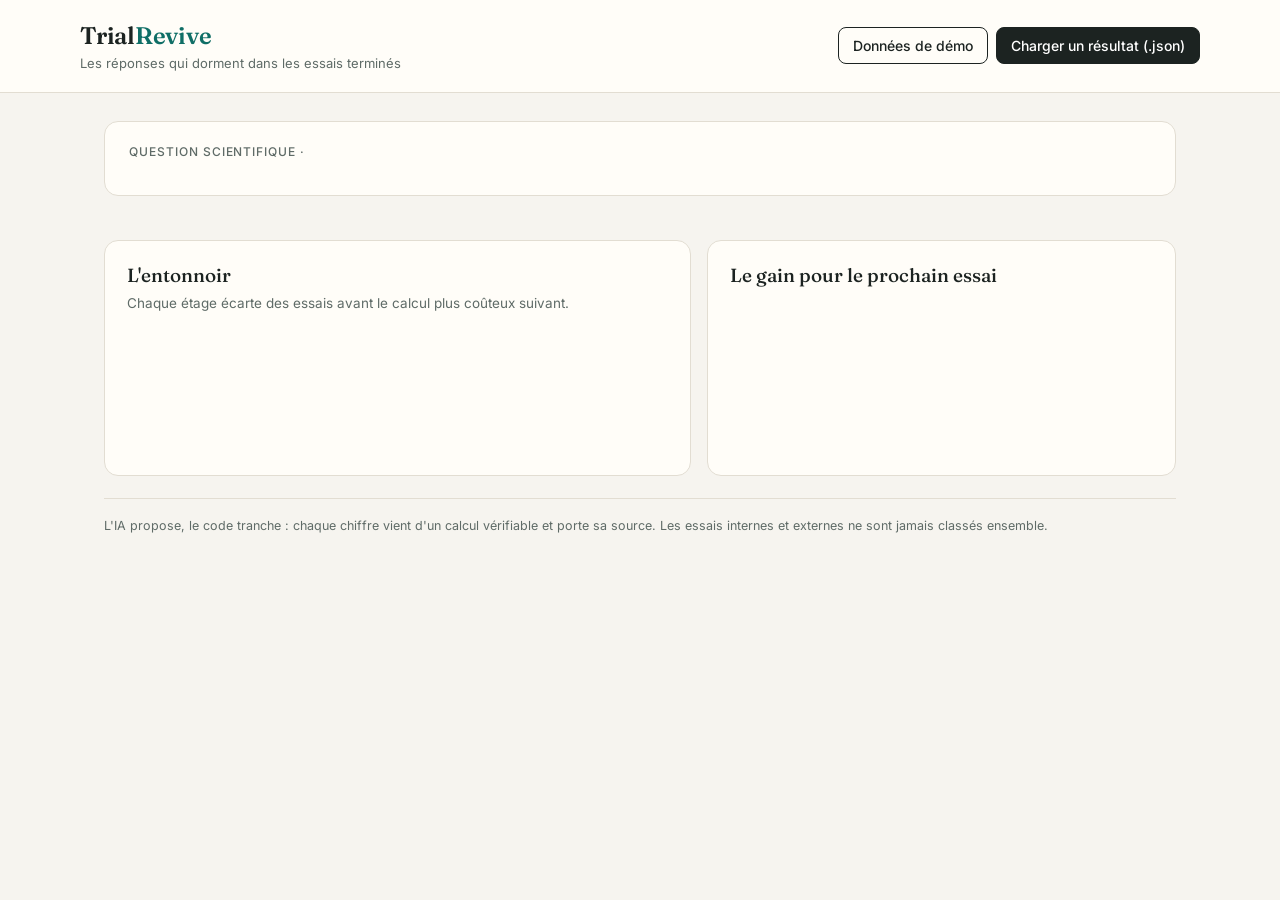
<file: trialrevive/interface_template.html>
<!DOCTYPE html>
<html lang="fr">
<head>
<meta charset="utf-8">
<meta name="viewport" content="width=device-width, initial-scale=1">
<title>TrialRevive · Dossier de faisabilité</title>
<link rel="preconnect" href="https://fonts.googleapis.com">
<link href="https://fonts.googleapis.com/css2?family=Fraunces:opsz,wght@9..144,500;9..144,600&family=Inter:wght@400;500;600&family=JetBrains+Mono:wght@400;500&display=swap" rel="stylesheet">
<style>
  :root{
    --bg:#f6f4ef; --paper:#fffdf8; --ink:#1c2321; --muted:#5f6b67; --line:#e2ddd2;
    --teal:#0f6e66; --teal-soft:#e3f0ee; --amber:#b86e00; --amber-soft:#fbefd9;
    --red:#a8382b; --red-soft:#f7e3df; --grey-soft:#efece5;
  }
  *{box-sizing:border-box}
  body{margin:0;background:var(--bg);color:var(--ink);font:15px/1.5 Inter,system-ui,sans-serif}
  header{border-bottom:1px solid var(--line);background:var(--paper)}
  .wrap{max-width:1120px;margin:0 auto;padding:0 24px}
  .top{display:flex;align-items:center;justify-content:space-between;padding:18px 0;gap:16px;flex-wrap:wrap}
  .brand{font-family:Fraunces,serif;font-size:24px;font-weight:600;letter-spacing:-.01em}
  .brand span{color:var(--teal)}
  .tag{font-size:13px;color:var(--muted)}
  .btn{font:500 14px Inter;border:1px solid var(--ink);background:var(--ink);color:#fff;border-radius:8px;padding:9px 14px;cursor:pointer}
  .btn.ghost{background:transparent;color:var(--ink)}
  .btn:focus-visible,.tabs button:focus-visible{outline:2px solid var(--teal);outline-offset:2px}
  label.btn input{display:none}
  main.wrap{padding:28px 24px 64px}
  .question{background:var(--paper);border:1px solid var(--line);border-radius:14px;padding:22px 24px;margin-bottom:22px}
  .eyebrow{font:500 12px Inter;letter-spacing:.08em;text-transform:uppercase;color:var(--muted);margin-bottom:6px}
  .question h1{font-family:Fraunces,serif;font-weight:500;font-size:24px;line-height:1.3;margin:0 0 14px}
  .chips{display:flex;flex-wrap:wrap;gap:8px}
  .chip{font:500 12.5px 'JetBrains Mono',monospace;background:var(--grey-soft);border-radius:6px;padding:4px 8px}
  .kpis{display:grid;grid-template-columns:repeat(5,1fr);gap:12px;margin-bottom:22px}
  .kpi{background:var(--paper);border:1px solid var(--line);border-radius:12px;padding:14px 16px}
  .kpi b{display:block;font-family:Fraunces,serif;font-size:30px;font-weight:600;line-height:1.1}
  .kpi small{color:var(--muted);font-size:13px}
  .grid2{display:grid;grid-template-columns:1.25fr 1fr;gap:16px;margin-bottom:22px}
  .panel{background:var(--paper);border:1px solid var(--line);border-radius:14px;padding:20px 22px}
  .panel h2{font-family:Fraunces,serif;font-weight:500;font-size:19px;margin:0 0 4px}
  .panel p.sub{margin:0 0 16px;color:var(--muted);font-size:13.5px}
  .funnel .row{display:grid;grid-template-columns:150px 1fr 48px;align-items:center;gap:10px;margin:8px 0;font-size:13.5px}
  .bar{height:22px;border-radius:5px;background:var(--teal);min-width:3px}
  .bar.l2{background:#3d8f87}.bar.l3{background:#79b4ad}.bar.l4{background:var(--amber)}
  .funnel .n{font:500 13px 'JetBrains Mono';text-align:right}
  .gain{display:flex;gap:18px;align-items:flex-end;height:150px;padding-top:6px}
  .gcol{flex:1;display:flex;flex-direction:column;align-items:center;justify-content:flex-end;height:100%}
  .gcol .g{width:70%;border-radius:6px 6px 0 0;background:var(--grey-soft);border:1px solid var(--line)}
  .gcol.on .g{background:var(--teal);border-color:var(--teal)}
  .gcol b{font-family:Fraunces,serif;font-size:22px;margin-bottom:4px}
  .gcol small{margin-top:6px;font-size:12.5px;color:var(--muted);text-align:center}
  .tabs{display:flex;gap:4px;border-bottom:1px solid var(--line);margin-bottom:16px;flex-wrap:wrap}
  .tabs button{font:500 14px Inter;background:none;border:none;padding:10px 14px;cursor:pointer;color:var(--muted);border-bottom:2px solid transparent;margin-bottom:-1px}
  .tabs button.on{color:var(--ink);border-color:var(--ink)}
  .count{font:500 12px 'JetBrains Mono';background:var(--grey-soft);border-radius:10px;padding:1px 7px;margin-left:4px}
  .card{background:var(--paper);border:1px solid var(--line);border-radius:14px;padding:18px 20px;margin-bottom:12px}
  .card .head{display:flex;justify-content:space-between;gap:14px;align-items:flex-start;flex-wrap:wrap}
  .rank{font:600 13px 'JetBrains Mono';color:var(--muted);margin-right:8px}
  .card h3{margin:0;font-size:16px;font-weight:600}
  .meta{font-size:13px;color:var(--muted);margin-top:2px}
  .badges{display:flex;gap:6px;flex-wrap:wrap}
  .badge{font:600 12.5px 'JetBrains Mono';border-radius:6px;padding:4px 8px}
  .E3,.E4{background:var(--teal-soft);color:var(--teal)}
  .E2{background:var(--amber-soft);color:var(--amber)}
  .E0,.E1{background:var(--red-soft);color:var(--red)}
  .R{background:var(--grey-soft)}
  .stats{display:grid;grid-template-columns:repeat(3,1fr);gap:12px;margin:14px 0}
  .stat small{display:block;color:var(--muted);font-size:12px}
  .stat b{font:500 15px 'JetBrains Mono'}
  .meter{height:6px;background:var(--grey-soft);border-radius:3px;margin-top:5px;position:relative}
  .meter i{position:absolute;left:0;top:0;bottom:0;border-radius:3px;background:var(--teal)}
  .meter .seuil{position:absolute;top:-3px;bottom:-3px;width:2px;background:var(--ink);left:80%}
  details{border-top:1px solid var(--line);padding-top:10px;margin-top:6px}
  summary{cursor:pointer;font-size:13.5px;font-weight:500}
  ul.tight{margin:8px 0 0;padding-left:18px;font-size:13.5px}
  ul.tight li{margin:3px 0}
  .ecart{color:var(--amber)}
  .gainlist{font-size:13px;color:var(--muted);margin-top:8px}
  table{width:100%;border-collapse:collapse;font-size:13.5px;background:var(--paper);border:1px solid var(--line);border-radius:12px;overflow:hidden}
  th,td{text-align:left;padding:10px 12px;border-bottom:1px solid var(--line);vertical-align:top}
  th{font-weight:600;font-size:12.5px;color:var(--muted);background:var(--grey-soft)}
  td.mono{font-family:'JetBrains Mono';font-size:12.5px;white-space:nowrap}
  .filters{display:flex;gap:8px;margin-bottom:12px;flex-wrap:wrap}
  .filters button{font:500 13px Inter;border:1px solid var(--line);background:var(--paper);border-radius:20px;padding:5px 12px;cursor:pointer}
  .filters button.on{background:var(--ink);color:#fff;border-color:var(--ink)}
  .empty{padding:24px;text-align:center;color:var(--muted);background:var(--paper);border:1px dashed var(--line);border-radius:12px}
  .note{font-size:12.5px;color:var(--muted);margin-top:18px}
  .err{background:var(--red-soft);color:var(--red);padding:10px 14px;border-radius:8px;margin-bottom:16px;display:none}
  @media (max-width:860px){.kpis{grid-template-columns:repeat(2,1fr)}.grid2{grid-template-columns:1fr}.stats{grid-template-columns:1fr 1fr}}
</style>
</head>
<body>
<header><div class="wrap top">
  <div><div class="brand">Trial<span>Revive</span></div><div class="tag">Les réponses qui dorment dans les essais terminés</div></div>
  <div style="display:flex;gap:8px;flex-wrap:wrap">
    <button class="btn ghost" id="demo">Données de démo</button>
    <label class="btn">Charger un résultat (.json)<input type="file" id="file" accept=".json,application/json"></label>
  </div>
</div></header>

<main class="wrap">
  <div class="err" id="err"></div>

  <section class="question">
    <div class="eyebrow">Question scientifique · <span id="sehid"></span></div>
    <h1 id="enonce"></h1>
    <div class="chips" id="chips"></div>
  </section>

  <section class="kpis" id="kpis"></section>

  <section class="grid2">
    <div class="panel">
      <h2>L'entonnoir</h2>
      <p class="sub">Chaque étage écarte des essais avant le calcul plus coûteux suivant.</p>
      <div class="funnel" id="funnel"></div>
    </div>
    <div class="panel">
      <h2>Le gain pour le prochain essai</h2>
      <p class="sub" id="gainsub"></p>
      <div class="gain" id="gain"></div>
    </div>
  </section>

  <nav class="tabs" id="tabs" role="tablist"></nav>
  <section id="view"></section>

  <p class="note">L'IA propose, le code tranche : chaque chiffre vient d'un calcul vérifiable et porte sa source. Les essais internes et externes ne sont jamais classés ensemble.</p>
</main>

<script>
const DEMO = __DATA__;
let R = DEMO, tab = 'internes', filtre = 0;
const $ = s => document.querySelector(s);
const esc = s => String(s ?? '').replace(/[&<>"']/g, c => ({'&':'&amp;','<':'&lt;','>':'&gt;','"':'&quot;',"'":'&#39;'}[c]));
const pct = v => Math.round(v * 100) + ' %';
const fr = v => String(v).replace('.', ',');

function render(){
  const e = R.exigence_statistique || {}, t = R.taille_essai_confirmation || {}, h = t.hypotheses || {};
  $('#sehid').textContent = `${R.seh_id || ''} v${R.version || ''}`;
  $('#enonce').textContent = R.enonce || '';
  $('#chips').innerHTML = [
    h.hr_x_plus != null && `HR⁺ = ${fr(h.hr_x_plus)}`, h.hr_x_moins != null && `HR⁻ = ${fr(h.hr_x_moins)}`,
    h.prevalence_x != null && `prévalence = ${pct(h.prevalence_x)}`, e.alpha != null && `α = ${pct(e.alpha)}`,
    e.puissance != null && `puissance visée = ${pct(e.puissance)}`
  ].filter(Boolean).map(c => `<span class="chip">${c}</span>`).join('');

  const nInt = R.internes.length, nExt = R.externes.length, nEx = R.exclus.length, nAc = (R.a_completer || []).length;
  const k = [[R.n_essais_examines, 'essais examinés'], [nInt + nExt, 'essais retenus'], [nEx, 'essais écartés'],
             [nAc, 'fiches à compléter'], [e.evenements_min, 'événements requis']];
  $('#kpis').innerHTML = k.map(([v, l]) => `<div class="kpi"><b>${v ?? '–'}</b><small>${l}</small></div>`).join('');

  const total = R.n_essais_examines || 1;
  const e1 = R.exclus.filter(x => x.etage === 1).length, e2 = R.exclus.filter(x => x.etage === 2).length;
  const steps = [['Examinés', total, ''], ['Passent l\'étage 1', total - e1, 'l2'],
                 ['Fiche complète', total - e1 - nAc, 'l3'], ['Retenus (étage 2)', nInt + nExt, 'l4']];
  $('#funnel').innerHTML = steps.map(([l, n, c]) =>
    `<div class="row"><span>${l}</span><div><div class="bar ${c}" style="width:${Math.max(0, n) / total * 100}%"></div></div><span class="n">${n}</span></div>`).join('');

  if (t.evenements_essai_tous){
    const mx = Math.max(t.evenements_essai_tous, t.evenements_essai_x_plus);
    $('#gainsub').textContent = `Événements requis, formule de Schoenfeld (α ${pct(h.alpha)}, puissance ${pct(h.puissance)}).`;
    $('#gain').innerHTML = `
      <div class="gcol"><b>${t.evenements_essai_tous}</b><div class="g" style="height:${t.evenements_essai_tous / mx * 100}%"></div><small>Ouvert à tous<br>HR dilué ${fr(t.hr_dilue_tous)}</small></div>
      <div class="gcol on"><b>${t.evenements_essai_x_plus}</b><div class="g" style="height:${t.evenements_essai_x_plus / mx * 100}%"></div><small>Réservé aux X⁺<br>HR ${fr(h.hr_x_plus)}</small></div>`;
  }

  const tabs = [['internes', 'Essais internes', nInt], ['externes', 'Essais externes', nExt],
                ['exclus', 'Écartés', nEx], ['a_completer', 'À compléter', nAc]];
  $('#tabs').innerHTML = tabs.map(([id, l, n]) =>
    `<button role="tab" aria-selected="${tab === id}" class="${tab === id ? 'on' : ''}" data-t="${id}">${l}<span class="count">${n}</span></button>`).join('');
  document.querySelectorAll('#tabs button').forEach(b => b.onclick = () => { tab = b.dataset.t; render(); });
  $('#view').innerHTML = tab === 'exclus' ? viewExclus() : tab === 'a_completer' ? viewAC() : viewRetenus(R[tab]);
  document.querySelectorAll('.filters button').forEach(b => b.onclick = () => { filtre = +b.dataset.f; render(); });
}

function viewRetenus(list){
  if (!list.length) return `<div class="empty">Aucun essai retenu dans cet index.</div>`;
  return list.map((r, i) => {
    const p = r.puissance_a_priori || {}, ev = p.evenements_attendus || {};
    const src = Object.values(r.sources || {}).map(s => s.doc).filter(Boolean);
    return `<article class="card">
      <div class="head"><div><span class="rank">#${i + 1}</span><h3 style="display:inline">${esc(r.trial_id)}</h3>
        <div class="meta">${esc(r.titre)} · ${esc(r.detenteur)}</div></div>
        <div class="badges"><span class="badge ${esc(r.niveau_preuve_atteignable)}" title="Niveau de preuve atteignable">${esc(r.niveau_preuve_atteignable)}</span>
        <span class="badge R" title="${esc(r.voie.explication)}">${esc(r.voie.code)}</span></div></div>
      <div class="stats">
        <div class="stat"><small>Puissance pour l'interaction</small><b>${pct(p.valeur || 0)}</b>
          <div class="meter"><i style="width:${(p.valeur || 0) * 100}%"></i><span class="seuil" title="seuil 80 %"></span></div></div>
        <div class="stat"><small>Événements attendus X⁺ / X⁻</small><b>${ev.x_plus ?? '–'} / ${ev.x_moins ?? '–'}</b></div>
        <div class="stat"><small>Compatibilité · patients randomisés</small><b>${fr(r.score_compatibilite)} · ${r.effectif_randomise}</b></div>
      </div>
      <div class="meta">${esc(r.voie.explication)}</div>
      <div class="gainlist">Gains : ${(r.gains || []).map(g => `<span title="${esc(g.libelle)}">${esc(g.code)}</span>`).join(' · ') || 'aucun'}</div>
      <details><summary>Pourquoi ce verdict</summary>
        <ul class="tight">${(r.ecarts || []).map(x => `<li class="ecart">${esc(x)}</li>`).join('') || '<li>Aucun écart aux exigences idéales.</li>'}</ul>
        <ul class="tight">${(r.conditions_restantes || []).map(x => `<li>À faire : ${esc(x)}</li>`).join('')}</ul>
        <ul class="tight"><li>Méthode : ${esc(p.methode)}</li><li>Sources : ${esc(src.join(', ') || '–')}</li></ul>
      </details></article>`;
  }).join('');
}

function viewExclus(){
  const rows = R.exclus.filter(x => !filtre || x.etage === filtre);
  return `<div class="filters">${[[0, 'Tous'], [1, 'Étage 1'], [2, 'Étage 2']].map(([f, l]) =>
      `<button data-f="${f}" class="${filtre === f ? 'on' : ''}">${l}</button>`).join('')}</div>
    <table><thead><tr><th>Essai</th><th>Étage</th><th>Raison</th></tr></thead><tbody>
    ${rows.map(x => `<tr><td class="mono">${esc(x.trial_id)}</td><td>${x.etage}</td><td>${esc(x.raisons.join(' ; '))}<div class="meta">${esc(x.titre)}</div></td></tr>`).join('')}
    </tbody></table>`;
}

function viewAC(){
  const l = R.a_completer || [];
  if (!l.length) return `<div class="empty">Toutes les fiches sont complètes.</div>`;
  return `<table><thead><tr><th>Essai</th><th>Champs manquants</th></tr></thead><tbody>
    ${l.map(x => `<tr><td class="mono">${esc(x.trial_id)}</td><td>${esc((x.champs_manquants || []).join(', '))}<div class="meta">${esc(x.titre)}</div></td></tr>`).join('')}
    </tbody></table>`;
}

function charger(obj){
  const need = ['internes', 'externes', 'exclus'];
  if (!obj || need.some(k => !Array.isArray(obj[k]))) throw new Error('Ce fichier ne ressemble pas à un résultat de matcher.py.');
  R = obj; tab = obj.internes.length ? 'internes' : obj.externes.length ? 'externes' : (obj.a_completer || []).length ? 'a_completer' : 'exclus';
  $('#err').style.display = 'none'; render();
}
$('#file').onchange = ev => {
  const f = ev.target.files[0]; if (!f) return;
  f.text().then(t => charger(JSON.parse(t))).catch(e => { $('#err').textContent = e.message; $('#err').style.display = 'block'; });
};
$('#demo').onclick = () => charger(DEMO);
render();
</script>
</body>
</html>
</file>
